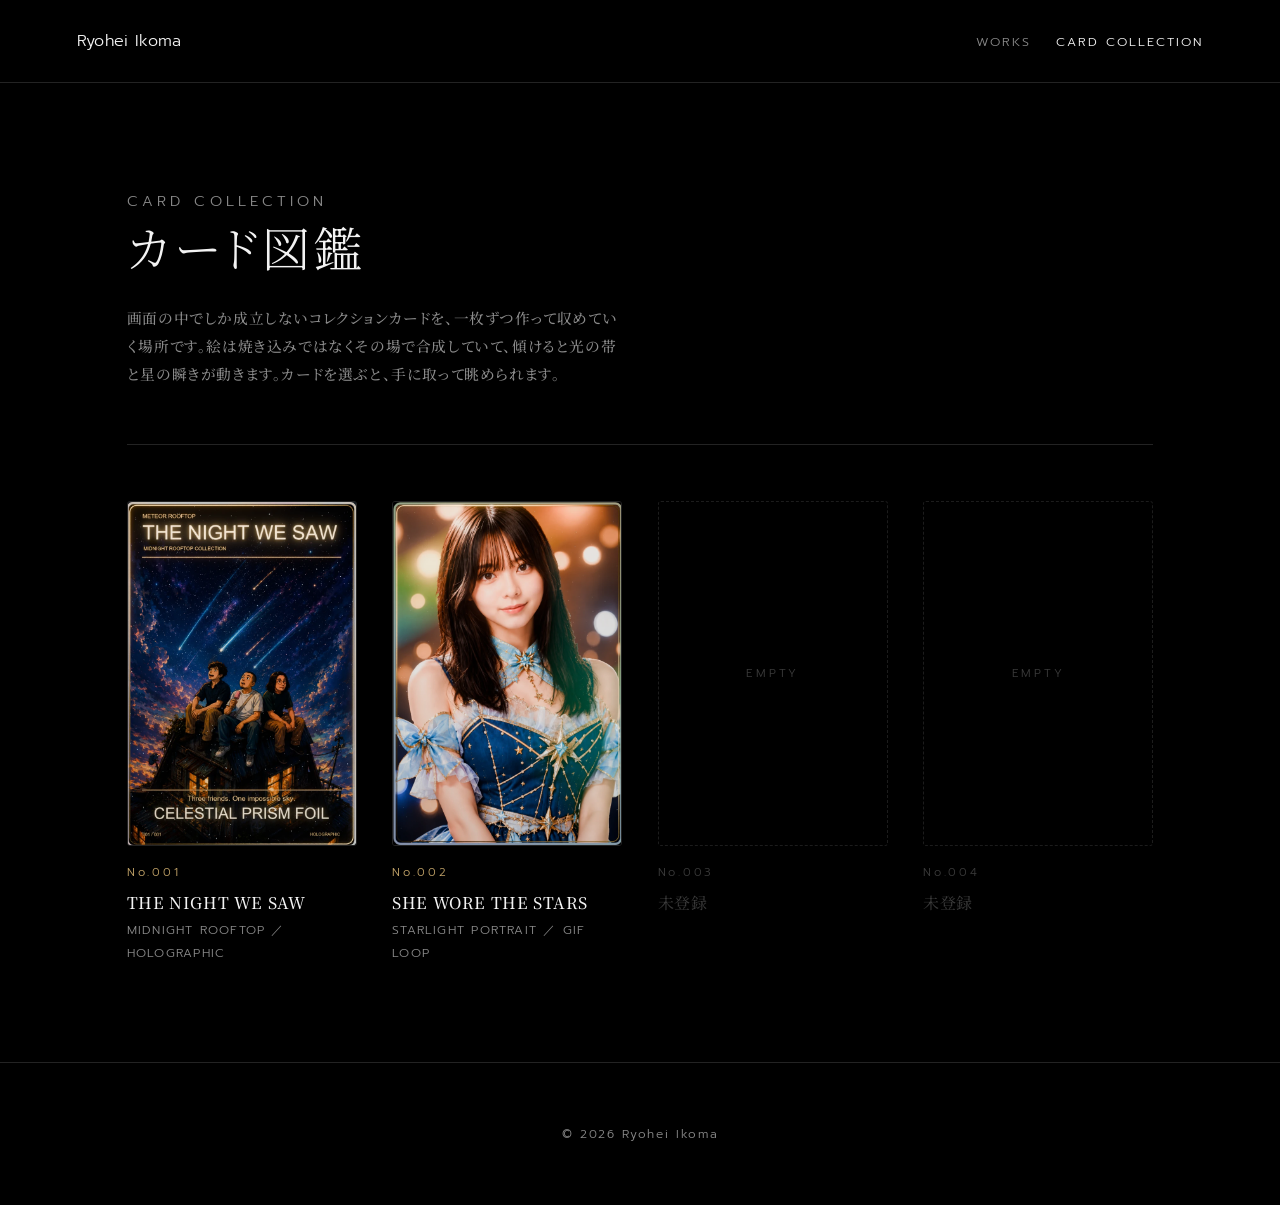
<file: cards/index.html>
<!DOCTYPE html>
<html lang="ja">

<head>
  <meta charset="UTF-8">
  <script defer src="../analytics.js"></script>
  <meta name="viewport" content="width=device-width, initial-scale=1.0">
  <title>Card Collection — カード図鑑 | Ryohei Ikoma</title>
  <meta name="description" content="ブラウザの中で傾けて見るホログラムカードのコレクション。">
  <meta name="theme-color" content="#000000">
  <link rel="icon" href="../icons/favicon.ico" sizes="any">
  <link rel="icon" type="image/png" sizes="32x32" href="../icons/favicon-32x32.png">
  <link rel="apple-touch-icon" href="../icons/apple-touch-icon.png">
  <link rel="preconnect" href="https://fonts.googleapis.com">
  <link rel="preconnect" href="https://fonts.gstatic.com" crossorigin>
  <link
    href="https://fonts.googleapis.com/css2?family=Noto+Serif+JP:wght@200;300;400;500&family=Prompt:wght@100;200;300;400;500&display=swap"
    rel="stylesheet">
  <link rel="stylesheet" href="../style.css">
  <link rel="stylesheet" href="cards.css">
</head>

<body>

  <header class="arch-header">
    <a class="arch-header__home" href="../index.html">Ryohei Ikoma</a>
    <nav class="arch-header__nav">
      <a href="../index.html#works">Works</a>
      <a href="index.html" aria-current="page">Card Collection</a>
    </nav>
  </header>

  <main class="arch-main">

    <div class="arch-lede">
      <p class="arch-eyebrow">Card Collection</p>
      <h1>カード図鑑</h1>
      <p>
画面の中でしか成立しないコレクションカードを、一枚ずつ作って収めていく場所です。絵は焼き込みではなくその場で合成していて、傾けると光の帯と星の瞬きが動きます。カードを選ぶと、手に取って眺められます。
      </p>
    </div>

    <div class="archive-grid">

      <a class="archive-slot" href="meteor-rooftop/index.html">
        <div class="archive-slot__frame">
          <img src="meteor-rooftop/cover.webp" alt="THE NIGHT WE SAW のカード表面" width="720" height="1100"
            loading="lazy">
        </div>
        <span class="archive-slot__no">No.001</span>
        <h2>THE NIGHT WE SAW</h2>
        <p>MIDNIGHT ROOFTOP ／ HOLOGRAPHIC</p>
      </a>

      <a class="archive-slot" href="starlight-portrait/index.html">
        <div class="archive-slot__frame">
          <img src="starlight-portrait/cover.webp" alt="SHE WORE THE STARS のカード表面" width="720" height="1080"
            loading="lazy">
        </div>
        <span class="archive-slot__no">No.002</span>
        <h2>SHE WORE THE STARS</h2>
        <p>STARLIGHT PORTRAIT ／ GIF LOOP</p>
      </a>

      <div class="archive-slot archive-slot--empty">
        <div class="archive-slot__frame"><span>EMPTY</span></div>
        <span class="archive-slot__no">No.003</span>
        <h2>未登録</h2>
      </div>

      <div class="archive-slot archive-slot--empty">
        <div class="archive-slot__frame"><span>EMPTY</span></div>
        <span class="archive-slot__no">No.004</span>
        <h2>未登録</h2>
      </div>

    </div>

  </main>

  <footer class="arch-footer">
    <p>&copy; 2026 Ryohei Ikoma</p>
  </footer>

</body>

</html>
</file>
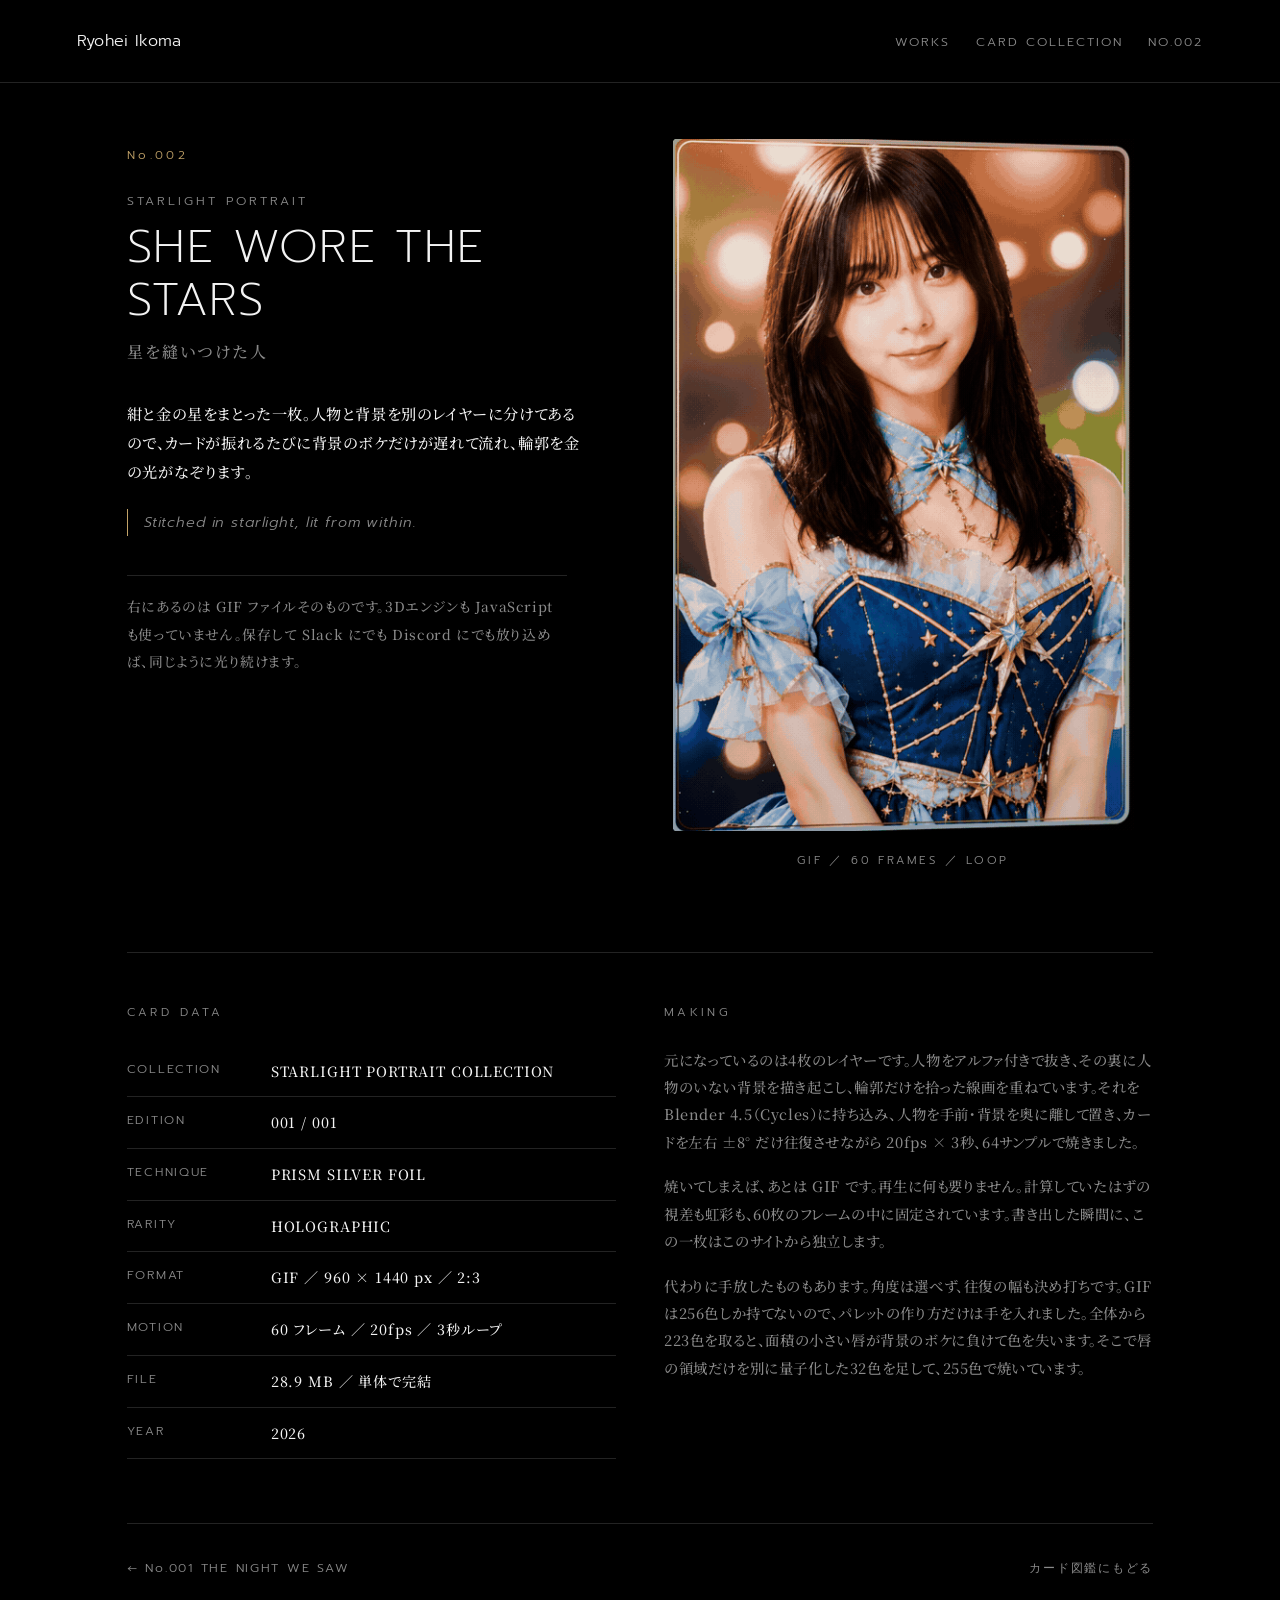
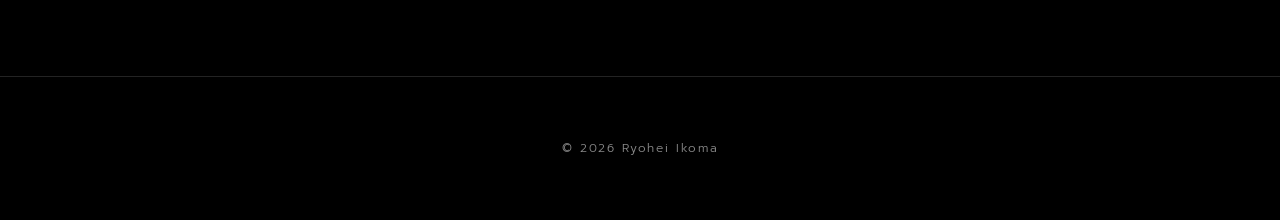
<file: cards/starlight-portrait/index.html>
<!DOCTYPE html>
<html lang="ja">

<head>
  <meta charset="UTF-8">
  <script defer src="../../analytics.js"></script>
  <meta name="viewport" content="width=device-width, initial-scale=1.0">
  <title>SHE WORE THE STARS — カード図鑑 No.002 | Ryohei Ikoma</title>
  <meta name="description" content="カード図鑑 No.002「SHE WORE THE STARS」— GIF 一枚だけで成立するホログラムカード。">
  <meta name="theme-color" content="#000000">
  <link rel="icon" href="../../icons/favicon.ico" sizes="any">
  <link rel="icon" type="image/png" sizes="32x32" href="../../icons/favicon-32x32.png">
  <link rel="apple-touch-icon" href="../../icons/apple-touch-icon.png">
  <link rel="preconnect" href="https://fonts.googleapis.com">
  <link rel="preconnect" href="https://fonts.gstatic.com" crossorigin>
  <link
    href="https://fonts.googleapis.com/css2?family=Noto+Serif+JP:wght@200;300;400;500&family=Prompt:wght@100;200;300;400;500&display=swap"
    rel="stylesheet">
  <link rel="stylesheet" href="../../style.css">
  <link rel="stylesheet" href="../cards.css">
</head>

<body>

  <header class="arch-header">
    <a class="arch-header__home" href="../../index.html">Ryohei Ikoma</a>
    <nav class="arch-header__nav">
      <a href="../../index.html#works">Works</a>
      <a href="../index.html">Card Collection</a>
      <span aria-current="page">No.002</span>
    </nav>
  </header>

  <main class="arch-main">

    <div class="card-page">

      <!-- Info -->
      <section class="card-info">
        <span class="card-no">No.002</span>
        <p class="card-subtitle">STARLIGHT PORTRAIT</p>
        <h1 class="card-title">SHE WORE THE STARS</h1>
        <p class="card-title-ja">星を縫いつけた人</p>

        <p class="card-description">
          紺と金の星をまとった一枚。人物と背景を別のレイヤーに分けてあるので、カードが振れるたびに背景のボケだけが遅れて流れ、輪郭を金の光がなぞります。
        </p>
        <p class="card-tagline">Stitched in starlight, lit from within.</p>

        <p class="card-standalone">
          右にあるのは GIF ファイルそのものです。3Dエンジンも JavaScript も使っていません。保存して Slack にでも
          Discord にでも放り込めば、同じように光り続けます。
        </p>
      </section>

      <!-- The card itself -->
      <section class="card-stage-column" aria-label="ホログラムカード">
        <div class="card-still">
          <img src="./card.gif" alt="SHE WORE THE STARS — 左右に揺れながら虹彩が流れるホログラムカード" width="960" height="1440">
        </div>
        <p class="view-label">GIF ／ 60 FRAMES ／ LOOP</p>
      </section>

    </div>

    <!-- Spec + notes -->
    <div class="card-lower">
      <section class="card-spec">
        <h2>Card Data</h2>
        <dl>
          <div>
            <dt>Collection</dt>
            <dd>STARLIGHT PORTRAIT COLLECTION</dd>
          </div>
          <div>
            <dt>Edition</dt>
            <dd>001 / 001</dd>
          </div>
          <div>
            <dt>Technique</dt>
            <dd>PRISM SILVER FOIL</dd>
          </div>
          <div>
            <dt>Rarity</dt>
            <dd>HOLOGRAPHIC</dd>
          </div>
          <div>
            <dt>Format</dt>
            <dd>GIF ／ 960 × 1440 px ／ 2:3</dd>
          </div>
          <div>
            <dt>Motion</dt>
            <dd>60 フレーム ／ 20fps ／ 3秒ループ</dd>
          </div>
          <div>
            <dt>File</dt>
            <dd>28.9 MB ／ 単体で完結</dd>
          </div>
          <div>
            <dt>Year</dt>
            <dd>2026</dd>
          </div>
        </dl>
      </section>

      <section class="card-notes">
        <h2>Making</h2>
        <p>
          元になっているのは4枚のレイヤーです。人物をアルファ付きで抜き、その裏に人物のいない背景を描き起こし、輪郭だけを拾った線画を重ねています。それを Blender 4.5（Cycles）に持ち込み、人物を手前・背景を奥に離して置き、カードを左右 ±8° だけ往復させながら 20fps × 3秒、64サンプルで焼きました。
        </p>
        <p>
          焼いてしまえば、あとは GIF です。再生に何も要りません。計算していたはずの視差も虹彩も、60枚のフレームの中に固定されています。書き出した瞬間に、この一枚はこのサイトから独立します。
        </p>
        <p>
          代わりに手放したものもあります。角度は選べず、往復の幅も決め打ちです。GIF は256色しか持てないので、パレットの作り方だけは手を入れました。全体から223色を取ると、面積の小さい唇が背景のボケに負けて色を失います。そこで唇の領域だけを別に量子化した32色を足して、255色で焼いています。
        </p>
      </section>
    </div>

    <nav class="card-nav">
      <a href="../meteor-rooftop/index.html">← No.001 THE NIGHT WE SAW</a>
      <a href="../index.html">カード図鑑にもどる</a>
    </nav>

  </main>

  <footer class="arch-footer">
    <p>&copy; 2026 Ryohei Ikoma</p>
  </footer>

</body>

</html>
</file>
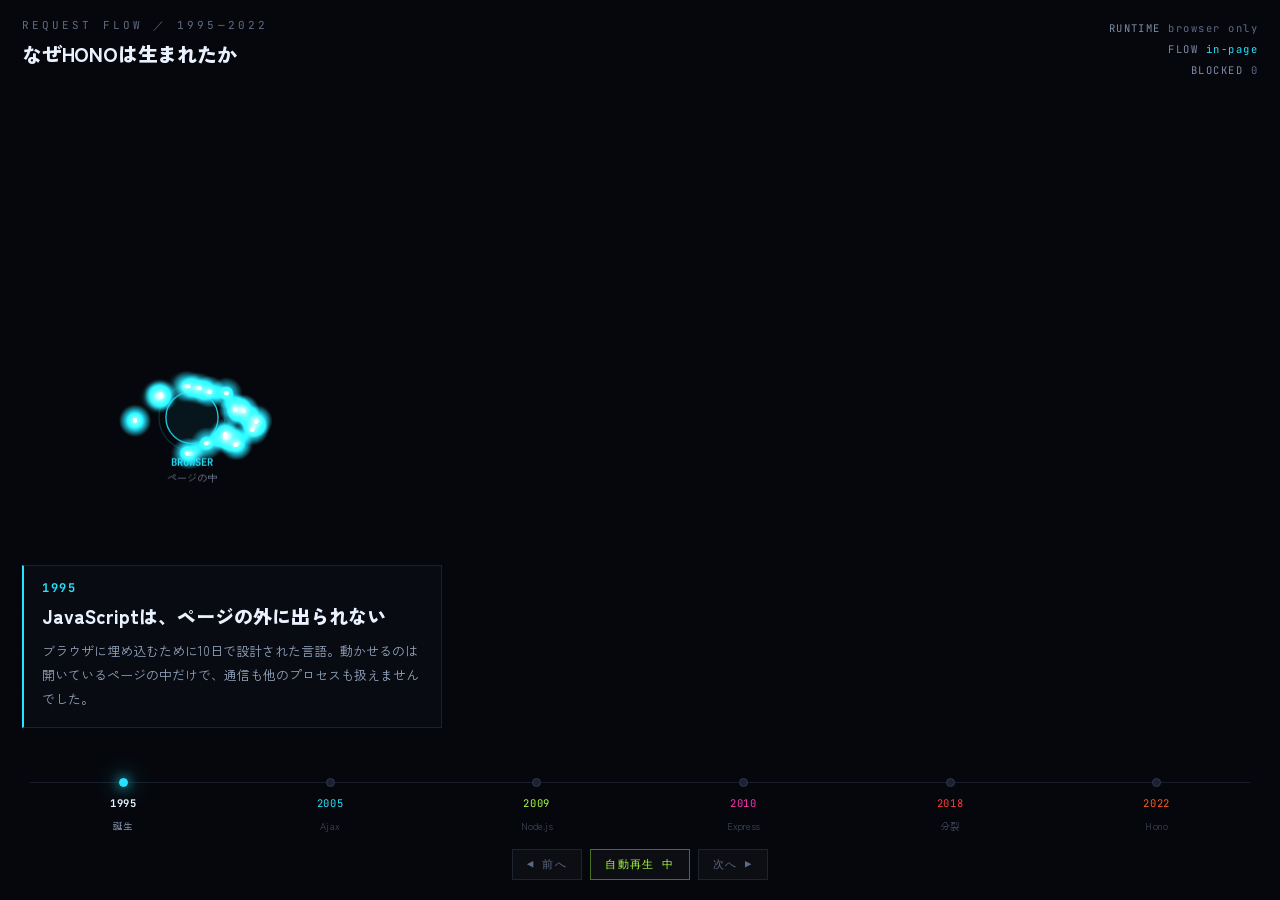
<file: request-flow-hono.html>
<!DOCTYPE html>
<html lang="ja">
<head>
<meta charset="utf-8">
<script defer src="analytics.js"></script>
<meta name="viewport" content="width=device-width, initial-scale=1">
<title>REQUEST FLOW — なぜHonoは生まれたか</title>
<link rel="preconnect" href="https://fonts.googleapis.com">
<link rel="preconnect" href="https://fonts.gstatic.com" crossorigin>
<link href="https://fonts.googleapis.com/css2?family=Zen+Kaku+Gothic+New:wght@400;500;700;900&family=JetBrains+Mono:wght@400;700&display=swap" rel="stylesheet">
<style>
:root{
  --void:#06070C;
  --panel:rgba(12,14,22,.72);
  --line:rgba(120,150,190,.16);
  --dim:#5D6B84;
  --text:#C9D6E8;
  --cyan:#25E4FF;
  --magenta:#FF35B4;
  --lime:#A8FF3E;
  --amber:#FFC53D;
  --fire:#FF5A1F;
  --sans:"Zen Kaku Gothic New",system-ui,sans-serif;
  --mono:"JetBrains Mono",ui-monospace,monospace;
}
*{box-sizing:border-box}
html,body{height:100%}
body{
  margin:0;background:var(--void);color:var(--text);font-family:var(--sans);
  overflow:hidden;-webkit-font-smoothing:antialiased;
}
#app{position:fixed;inset:0;display:grid;grid-template-rows:auto 1fr auto}

/* ---- header ---- */
header{padding:18px 22px 8px;display:flex;justify-content:space-between;align-items:flex-start;gap:16px;z-index:5}
.brand{font-family:var(--mono);font-size:11px;letter-spacing:.28em;color:var(--dim);text-transform:uppercase}
.brand b{display:block;font-family:var(--sans);font-weight:900;font-size:clamp(15px,2.2vw,20px);
  letter-spacing:-.01em;color:#EAF2FF;margin-top:6px}
.hud{font-family:var(--mono);font-size:10.5px;letter-spacing:.14em;color:var(--dim);text-align:right;line-height:2}
.hud i{font-style:normal;color:#7E8DA6}
.hud .live{color:var(--lime)}

/* ---- stage ---- */
.stage{position:relative;min-height:0}
canvas{position:absolute;inset:0;width:100%;height:100%;display:block}
#fx{pointer-events:none}

.readout{
  position:absolute;left:22px;bottom:18px;max-width:min(420px,60vw);
  background:var(--panel);border:1px solid var(--line);border-left:2px solid var(--cyan);
  padding:14px 18px 16px;backdrop-filter:blur(8px);
  transition:border-left-color .5s;
}
.readout .yr{font-family:var(--mono);font-size:12px;font-weight:700;letter-spacing:.14em;color:var(--cyan);transition:color .5s}
.readout h2{margin:6px 0 8px;font-size:clamp(15px,2.2vw,19px);font-weight:900;line-height:1.5;color:#EAF2FF}
.readout p{margin:0;font-size:13px;line-height:1.85;color:#93A3BC}
.readout code{font-family:var(--mono);font-size:11.5px;color:var(--amber);background:rgba(255,197,61,.09);padding:1px 5px}

/* ---- timeline ---- */
footer{padding:10px 22px 20px;z-index:5}
.rail{position:relative;display:flex;justify-content:space-between;align-items:flex-start;
  gap:4px;padding-top:22px}
.rail::before{content:"";position:absolute;top:26px;left:8px;right:8px;height:1px;background:var(--line)}
.stop{position:relative;background:none;border:0;padding:0 2px;cursor:pointer;flex:1;
  font-family:var(--mono);color:var(--dim);display:flex;flex-direction:column;align-items:center;gap:9px}
.stop .dot{width:9px;height:9px;border-radius:50%;background:#1A2130;border:1px solid #2E394D;
  transition:all .35s;z-index:2}
.stop .y{font-size:10.5px;letter-spacing:.06em;transition:color .35s;white-space:nowrap}
.stop .n{font-size:9.5px;letter-spacing:.02em;color:#3F4A5E;transition:color .35s;
  font-family:var(--sans);white-space:nowrap}
.stop:hover .dot{border-color:var(--cyan)}
.stop.on .dot{background:currentColor;border-color:currentColor;box-shadow:0 0 12px currentColor,0 0 26px currentColor}
.stop.on .y{color:#EAF2FF;font-weight:700}
.stop.on .n{color:#8A9AB4}
.stop.past .dot{background:#33415A;border-color:#33415A}
.controls{display:flex;gap:8px;justify-content:center;margin-top:16px}
.controls button{
  font-family:var(--mono);font-size:10.5px;letter-spacing:.14em;text-transform:uppercase;
  background:rgba(255,255,255,.03);color:var(--dim);border:1px solid var(--line);
  padding:7px 14px;cursor:pointer;transition:all .25s}
.controls button:hover{color:#EAF2FF;border-color:rgba(37,228,255,.5)}
.controls button.play.on{color:var(--lime);border-color:rgba(168,255,62,.4)}
:focus-visible{outline:2px solid var(--cyan);outline-offset:3px}

@media (max-width:760px){
  header{padding:14px 14px 6px}
  .hud{display:none}
  .readout{left:14px;right:14px;max-width:none;bottom:12px;padding:12px 14px}
  .readout p{font-size:12px;line-height:1.75}
  footer{padding:8px 12px 14px}
  .stop .n{display:none}
  .stop .y{font-size:9.5px}
}
@media (prefers-reduced-motion:reduce){*{transition-duration:.01ms!important}}
</style>
</head>
<body>
<div id="app">
  <header>
    <div class="brand">Request Flow ／ 1995—2022
      <b>なぜHonoは生まれたか</b>
    </div>
    <div class="hud">
      <div><i>RUNTIME</i> <span id="hudRuntime">browser only</span></div>
      <div><i>FLOW</i> <span id="hudFlow" class="live">—</span></div>
      <div><i>BLOCKED</i> <span id="hudBlocked">0</span></div>
    </div>
  </header>

  <div class="stage" id="stage">
    <canvas id="bg"></canvas>
    <canvas id="fx"></canvas>
    <div class="readout" id="readout">
      <div class="yr" id="roYear">1995</div>
      <h2 id="roTitle"></h2>
      <p id="roDesc"></p>
    </div>
  </div>

  <footer>
    <div class="rail" id="rail"></div>
    <div class="controls">
      <button id="prev">◀ 前へ</button>
      <button id="play" class="play on">自動再生 中</button>
      <button id="next">次へ ▶</button>
    </div>
  </footer>
</div>

<script>
(function(){
"use strict";
var C = {cyan:"#25E4FF", magenta:"#FF35B4", lime:"#A8FF3E", amber:"#FFC53D",
         fire:"#FF5A1F", dim:"#3C4A63", red:"#FF3B3B"};

/* ---------- eras ---------- */
var ERAS = [
 { year:"1995", nav:"誕生", accent:C.cyan,
   title:"JavaScriptは、ページの外に出られない",
   desc:"ブラウザに埋め込むために10日で設計された言語。動かせるのは開いているページの中だけで、通信も他のプロセスも扱えませんでした。",
   nodes:[{id:"client",on:1,color:C.cyan,label:"BROWSER",sub:"ページの中"}],
   orbit:{node:"client",color:C.cyan,rate:9,speed:.5},
   edges:[], runtime:"browser only", flow:"in-page" },

 { year:"2005", nav:"Ajax", accent:C.cyan,
   title:"通信はできる。ただし受け取る側はJSではない",
   desc:"XMLHttpRequest でページを読み込み直さずにサーバーを叩けるように。JavaScript は「送る側」になりましたが、返す側は PHP や Java のままです。",
   nodes:[{id:"client",on:1,color:C.cyan,label:"BROWSER",sub:"JavaScript"},
          {id:"srv",on:.45,color:C.dim,label:"SERVER",sub:"PHP / Java / Ruby"}],
   edges:[{from:"client",to:"srv",color:C.cyan,rate:2.4,speed:.36},
          {from:"srv",to:"client",color:C.dim,rate:2.4,speed:.36}],
   runtime:"browser only", flow:"XHR" },

 { year:"2009", nav:"Node.js", accent:C.lime,
   title:"V8をブラウザから引きはがす",
   desc:"Chrome の JS エンジンを単体で動かし、ファイルとネットワークの API を足したものが Node.js。ここで JavaScript は受け取る側にもなりました。",
   nodes:[{id:"client",on:1,color:C.cyan,label:"BROWSER",sub:"JavaScript"},
          {id:"srv",on:1,color:C.lime,label:"NODE.JS",sub:"JavaScript"}],
   edges:[{from:"client",to:"srv",color:C.cyan,rate:4,speed:.5},
          {from:"srv",to:"client",color:C.lime,rate:4,speed:.5}],
   runtime:"browser + server", flow:"http.createServer" },

 { year:"2010", nav:"Express", accent:C.magenta,
   title:"Nodeの方言の上に、10年分の資産が積み上がる",
   desc:"ミドルウェアを直列に通す型を決めた Express がデファクトに。同時にエコシステム全体が req / res という Node 固有の形へ固定されていきます。",
   nodes:[{id:"client",on:1,color:C.cyan,label:"BROWSER",sub:"JavaScript"},
          {id:"srv",on:1,color:C.magenta,label:"EXPRESS",sub:"req / res（Node方言）"}],
   edges:[{from:"client",to:"srv",color:C.magenta,rate:6,speed:.52,gates:["logger","auth","router"]},
          {from:"srv",to:"client",color:C.lime,rate:6,speed:.52}],
   runtime:"node only", flow:"middleware chain" },

 { year:"2018", nav:"分裂", accent:C.red,
   title:"実行環境が、Nodeだけではなくなる",
   desc:"Cloudflare Workers・Deno・Bun が登場。Workers はブラウザと同じ Request / Response を採用しました。Node 前提のコードは、そこで止まります。",
   nodes:[{id:"client",on:1,color:C.cyan,label:"BROWSER",sub:"JavaScript"},
          {id:"w",on:1,color:C.amber,label:"WORKERS",sub:"Web標準API"},
          {id:"d",on:1,color:C.amber,label:"DENO / BUN",sub:"Web標準API"},
          {id:"n",on:1,color:C.magenta,label:"NODE.JS",sub:"Node独自API"}],
   edges:[{from:"client",to:"w",color:C.magenta,rate:5,speed:.5,blocked:.74},
          {from:"client",to:"d",color:C.magenta,rate:5,speed:.5,blocked:.74},
          {from:"client",to:"n",color:C.magenta,rate:5,speed:.5}],
   runtime:"node / workers / deno / bun", flow:"express — 移植が必要" },

 { year:"2022", nav:"Hono", accent:C.fire,
   title:"Web標準だけを前提にすると、全部で流れる",
   desc:"Hono の前提はひとつ。Request を受け取って Response を返す関数であること。Node 固有 API に依存しないので、同じコードがどのランタイムでも動きます。",
   nodes:[{id:"client",on:1,color:C.cyan,label:"BROWSER",sub:"Request / Response"},
          {id:"w",on:1,color:C.fire,label:"WORKERS",sub:"同じコード"},
          {id:"d",on:1,color:C.fire,label:"DENO / BUN",sub:"同じコード"},
          {id:"n",on:1,color:C.fire,label:"NODE.JS",sub:"同じコード"}],
   edges:[{from:"client",to:"w",color:C.fire,rate:11,speed:.9},
          {from:"client",to:"d",color:C.fire,rate:11,speed:.9},
          {from:"client",to:"n",color:C.fire,rate:11,speed:.9},
          {from:"w",to:"client",color:C.fire,rate:5,speed:.9},
          {from:"d",to:"client",color:C.fire,rate:5,speed:.9},
          {from:"n",to:"client",color:C.fire,rate:5,speed:.9}],
   runtime:"どこでも", flow:"Request → Response" }
];

/* ---------- setup ---------- */
var stage=document.getElementById("stage"),
    bg=document.getElementById("bg"), fx=document.getElementById("fx"),
    bctx=bg.getContext("2d"), fctx=fx.getContext("2d"),
    W=0,H=0,DPR=1,narrow=false;

function resize(){
  var r=stage.getBoundingClientRect();
  DPR=Math.min(window.devicePixelRatio||1,2);
  W=r.width; H=r.height; narrow=W<760;
  [bg,fx].forEach(function(c){
    c.width=Math.round(W*DPR); c.height=Math.round(H*DPR);
    c.getContext("2d").setTransform(DPR,0,0,DPR,0,0);
  });
  layout();
}

var POS={};
function layout(){
  if(narrow){
    POS={client:[.5,.12], srv:[.5,.36], w:[.2,.58], d:[.5,.58], n:[.8,.58]};
  } else {
    POS={client:[.15,.5], srv:[.5,.5], w:[.84,.2], d:[.84,.5], n:[.84,.8]};
  }
}
function px(id){ var p=POS[id]||[.5,.5]; return {x:p[0]*W, y:p[1]*H}; }

/* glow sprite cache */
var sprites={};
function sprite(color){
  if(sprites[color]) return sprites[color];
  var s=document.createElement("canvas"), R=32; s.width=s.height=R*2;
  var g=s.getContext("2d"), grd=g.createRadialGradient(R,R,0,R,R,R);
  grd.addColorStop(0,color); grd.addColorStop(.22,color);
  grd.addColorStop(.45,hexA(color,.35)); grd.addColorStop(1,hexA(color,0));
  g.fillStyle=grd; g.beginPath(); g.arc(R,R,R,0,7); g.fill();
  sprites[color]=s; return s;
}
function hexA(h,a){
  var n=parseInt(h.slice(1),16);
  return "rgba("+(n>>16&255)+","+(n>>8&255)+","+(n&255)+","+a+")";
}

/* ---------- state ---------- */
var idx=0, era=ERAS[0], parts=[], blast=[], blockedCount=0, playing=true, lastSwitch=0;

function edgePath(e){
  var a=px(e.from), b=px(e.to);
  var mx=(a.x+b.x)/2, my=(a.y+b.y)/2;
  var dx=b.x-a.x, dy=b.y-a.y, len=Math.hypot(dx,dy)||1;
  var bow=(e.to==="w"||e.to==="n"||e.from==="w"||e.from==="n")?len*0.10:0;
  var sign=(e.to==="w"||e.from==="w")?-1:1;
  return {a:a,b:b,c:{x:mx - dy/len*bow*sign, y:my + dx/len*bow*sign}};
}
function ptOn(p,t){
  var u=1-t;
  return {x:u*u*p.a.x+2*u*t*p.c.x+t*t*p.b.x, y:u*u*p.a.y+2*u*t*p.c.y+t*t*p.b.y};
}

function setEra(i,manual){
  idx=(i+ERAS.length)%ERAS.length; era=ERAS[idx];
  parts=[]; blast=[]; blockedCount=0; lastSwitch=performance.now();
  document.getElementById("roYear").textContent=era.year;
  document.getElementById("roTitle").textContent=era.title;
  document.getElementById("roDesc").textContent=era.desc;
  document.getElementById("readout").style.borderLeftColor=era.accent;
  document.getElementById("roYear").style.color=era.accent;
  document.getElementById("hudRuntime").textContent=era.runtime;
  document.getElementById("hudFlow").textContent=era.flow;
  document.getElementById("hudFlow").style.color=era.accent;
  [].forEach.call(document.querySelectorAll(".stop"),function(el,k){
    el.classList.toggle("on",k===idx);
    el.classList.toggle("past",k<idx);
    el.style.color=ERAS[k].accent;
  });
  if(manual) setPlaying(false);
}

/* ---------- rail ---------- */
var rail=document.getElementById("rail");
ERAS.forEach(function(e,k){
  var b=document.createElement("button");
  b.className="stop"; b.type="button";
  b.innerHTML='<span class="dot"></span><span class="y">'+e.year+'</span><span class="n">'+e.nav+'</span>';
  b.addEventListener("click",function(){ setEra(k,true); });
  rail.appendChild(b);
});
document.getElementById("prev").addEventListener("click",function(){setEra(idx-1,true)});
document.getElementById("next").addEventListener("click",function(){setEra(idx+1,true)});
var playBtn=document.getElementById("play");
function setPlaying(v){
  playing=v; playBtn.classList.toggle("on",v);
  playBtn.textContent = v ? "自動再生 中" : "自動再生 停止";
  if(v) lastSwitch=performance.now();
}
playBtn.addEventListener("click",function(){ setPlaying(!playing); });
window.addEventListener("keydown",function(ev){
  if(ev.key==="ArrowRight"){setEra(idx+1,true)}
  if(ev.key==="ArrowLeft"){setEra(idx-1,true)}
  if(ev.key===" "){ev.preventDefault();setPlaying(!playing)}
});

/* ---------- draw background ---------- */
function drawBg(t){
  bctx.clearRect(0,0,W,H);
  // grid
  bctx.fillStyle="rgba(120,150,190,.055)";
  var g=narrow?34:42;
  for(var x=g/2;x<W;x+=g) for(var y=g/2;y<H;y+=g) bctx.fillRect(x,y,1,1);

  // edges
  era.edges.forEach(function(e){
    var p=edgePath(e);
    bctx.save();
    bctx.strokeStyle=hexA(e.color,.16); bctx.lineWidth=1;
    bctx.setLineDash([4,6]); bctx.lineDashOffset=-t*0.02;
    bctx.beginPath(); bctx.moveTo(p.a.x,p.a.y);
    bctx.quadraticCurveTo(p.c.x,p.c.y,p.b.x,p.b.y); bctx.stroke();
    bctx.restore();

    if(e.gates) e.gates.forEach(function(name,i){
      var q=ptOn(p,.3+i*.2);
      bctx.save(); bctx.translate(q.x,q.y); bctx.rotate(Math.PI/4);
      bctx.strokeStyle=hexA(e.color,.5); bctx.lineWidth=1;
      bctx.strokeRect(-5,-5,10,10); bctx.restore();
      if(!narrow){
        bctx.font="9px 'JetBrains Mono',monospace"; bctx.fillStyle=hexA(e.color,.45);
        bctx.textAlign="center"; bctx.fillText(name, q.x, q.y-14);
      }
    });

    if(e.blocked){
      var q=ptOn(p,e.blocked), pu=(Math.sin(t/220)+1)/2;
      bctx.save(); bctx.translate(q.x,q.y);
      bctx.strokeStyle=hexA(C.red,.45+pu*.4); bctx.lineWidth=2;
      bctx.beginPath(); bctx.moveTo(-7,-7); bctx.lineTo(7,7);
      bctx.moveTo(7,-7); bctx.lineTo(-7,7); bctx.stroke(); bctx.restore();
    }
  });

  // nodes
  era.nodes.forEach(function(n){
    var q=px(n.id), r=narrow?20:26, pulse=1+Math.sin(t/700+q.x)*.03;
    bctx.save();
    bctx.globalAlpha=n.on;
    bctx.strokeStyle=hexA(n.color,.85); bctx.lineWidth=1.4;
    bctx.beginPath(); bctx.arc(q.x,q.y,r*pulse,0,7); bctx.stroke();
    bctx.strokeStyle=hexA(n.color,.18);
    bctx.beginPath(); bctx.arc(q.x,q.y,r*pulse+7,0,7); bctx.stroke();
    bctx.fillStyle=hexA(n.color,.07);
    bctx.beginPath(); bctx.arc(q.x,q.y,r*pulse,0,7); bctx.fill();

    bctx.textAlign="center";
    bctx.font="700 "+(narrow?9:10.5)+"px 'JetBrains Mono',monospace";
    bctx.fillStyle=hexA(n.color,.95);
    bctx.fillText(n.label, q.x, q.y+r+(narrow?17:22));
    bctx.font=(narrow?9:10)+"px 'Zen Kaku Gothic New',sans-serif";
    bctx.fillStyle="rgba(147,163,188,.75)";
    bctx.fillText(n.sub, q.x, q.y+r+(narrow?30:38));
    bctx.restore();
  });
}

/* ---------- particles ---------- */
function spawn(dt,t){
  era.edges.forEach(function(e){
    e._acc=(e._acc||0)+e.rate*dt;
    while(e._acc>=1){ e._acc-=1; parts.push({e:e,t:0,v:e.speed*(.85+Math.random()*.3)}); }
  });
  if(era.orbit){
    var o=era.orbit; o._acc=(o._acc||0)+o.rate*dt;
    while(o._acc>=1){ o._acc-=1;
      parts.push({orbit:true,color:o.color,a:Math.random()*7,
                  r:(narrow?32:44)+Math.random()*(narrow?16:26),
                  v:o.speed*(.6+Math.random()*.8),life:1}); }
  }
}
function update(dt){
  for(var i=parts.length-1;i>=0;i--){
    var p=parts[i];
    if(p.orbit){
      p.a+=p.v*dt; p.life-=dt*.22;
      if(p.life<=0) parts.splice(i,1);
      continue;
    }
    p.t+=p.v*dt;
    if(p.e.blocked && p.t>=p.e.blocked){
      var path=edgePath(p.e), q=ptOn(path,p.e.blocked);
      blast.push({x:q.x,y:q.y,life:1});
      blockedCount++; parts.splice(i,1); continue;
    }
    if(p.t>=1) parts.splice(i,1);
  }
  for(var j=blast.length-1;j>=0;j--){
    blast[j].life-=dt*2.2; if(blast[j].life<=0) blast.splice(j,1);
  }
}
function drawFx(){
  fctx.globalCompositeOperation="destination-out";
  fctx.fillStyle="rgba(0,0,0,.26)"; fctx.fillRect(0,0,W,H);
  fctx.globalCompositeOperation="lighter";

  parts.forEach(function(p){
    var x,y,color,alpha=1,size=1;
    if(p.orbit){
      var c=px("client");
      x=c.x+Math.cos(p.a)*p.r; y=c.y+Math.sin(p.a)*p.r*(narrow?.5:.55);
      color=p.color; alpha=Math.max(0,p.life); size=.85;
    } else {
      var q=ptOn(edgePath(p.e),p.t);
      x=q.x; y=q.y; color=p.e.color;
      alpha=Math.min(1,Math.sin(Math.min(p.t,1)*Math.PI)*2.4);
    }
    var s=sprite(color), R=(narrow?15:19)*size;
    fctx.globalAlpha=alpha*.9;
    fctx.drawImage(s,x-R,y-R,R*2,R*2);
    fctx.globalAlpha=alpha;
    fctx.fillStyle="#FFFFFF";
    fctx.beginPath(); fctx.arc(x,y,narrow?1.5:1.9,0,7); fctx.fill();
  });

  blast.forEach(function(b){
    var s=sprite(C.red), R=(1-b.life)*34+8;
    fctx.globalAlpha=b.life*.8;
    fctx.drawImage(s,b.x-R,b.y-R,R*2,R*2);
  });
  fctx.globalAlpha=1;
}

/* ---------- loop ---------- */
var last=performance.now(), hudT=0;
function frame(now){
  var dt=Math.min((now-last)/1000,.05); last=now;
  spawn(dt,now); update(dt); drawBg(now); drawFx();
  hudT+=dt;
  if(hudT>.2){ hudT=0; document.getElementById("hudBlocked").textContent=blockedCount; }
  if(playing && now-lastSwitch>7000) setEra(idx+1);
  requestAnimationFrame(frame);
}

window.addEventListener("resize",resize);
resize(); setEra(0); requestAnimationFrame(frame);
})();
</script>
</body>
</html>
</file>
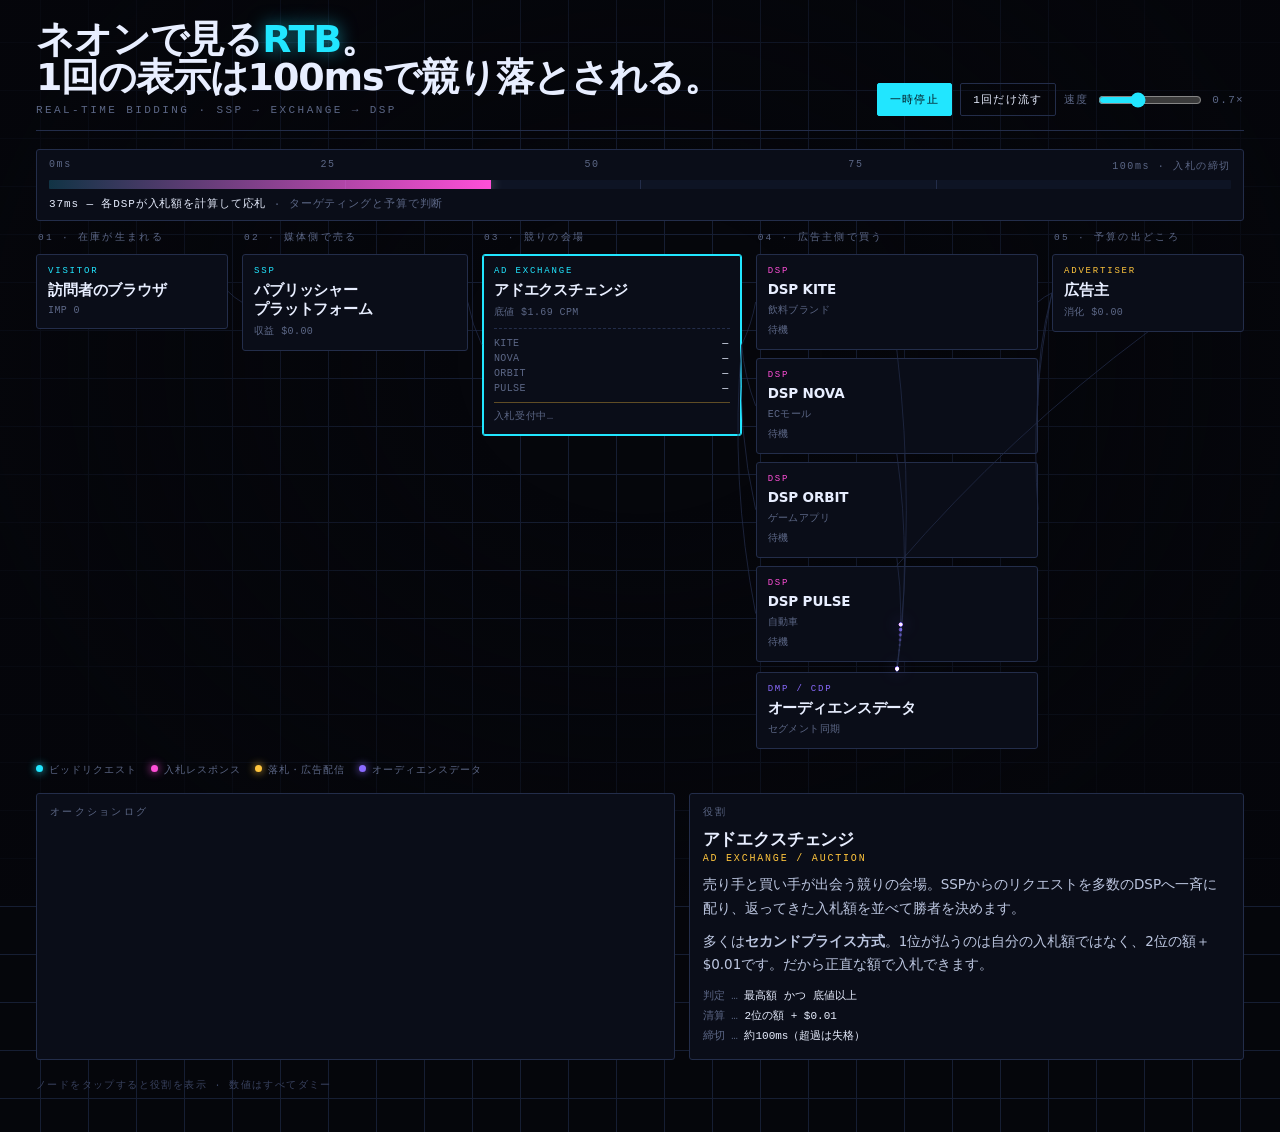
<file: rtb-neon-flow.html>
<!DOCTYPE html>
<html lang="ja">
<head>
<meta charset="utf-8">
<script defer src="analytics.js"></script>
<meta name="viewport" content="width=device-width, initial-scale=1, viewport-fit=cover">
<title>RTB FLOW — 100msの広告オークション</title>
<link rel="icon" href="icons/favicon.ico" sizes="any">
<link rel="icon" type="image/png" sizes="32x32" href="icons/favicon-32x32.png">
<link rel="apple-touch-icon" href="icons/apple-touch-icon.png">
<style>
  :root{
    --void:#05060B;
    --panel:#0A0D18;
    --grid:#161E33;
    --edge:#232D4A;
    --req:#21E6FF;   /* ビッドリクエスト */
    --bid:#FF4FD8;   /* 入札レスポンス */
    --win:#FFC53D;   /* 落札・配信 */
    --data:#8B6BFF;  /* オーディエンスデータ */
    --dim:#5C6786;
    --ink:#E8EEFF;
    --mono: ui-monospace, SFMono-Regular, Menlo, Consolas, "Courier New", monospace;
    --sans: system-ui, -apple-system, "Hiragino Sans", "Hiragino Kaku Gothic ProN", "Yu Gothic", Meiryo, sans-serif;
  }
  *{box-sizing:border-box}
  html,body{margin:0;height:100%}
  body{
    background:var(--void);
    color:var(--ink);
    font-family:var(--sans);
    -webkit-font-smoothing:antialiased;
    background-image:
      linear-gradient(var(--grid) 1px, transparent 1px),
      linear-gradient(90deg, var(--grid) 1px, transparent 1px);
    background-size:48px 48px;
    background-position:center;
    overflow-x:hidden;
  }
  body::before{
    content:"";position:fixed;inset:0;pointer-events:none;
    background:radial-gradient(ellipse at 50% 40%, transparent 20%, rgba(5,6,11,.85) 75%);
  }
  .wrap{position:relative;max-width:1240px;margin:0 auto;padding:20px 16px 40px;min-height:100%}

  /* ── ヘッダー ── */
  header{display:flex;flex-wrap:wrap;gap:14px;align-items:flex-end;justify-content:space-between;padding-bottom:14px;border-bottom:1px solid var(--edge)}
  h1{
    margin:0;font-size:clamp(22px,4.4vw,38px);font-weight:900;letter-spacing:-.03em;line-height:1;
  }
  h1 em{font-style:normal;color:var(--req);text-shadow:0 0 18px rgba(33,230,255,.55)}
  .sub{margin:8px 0 0;font-family:var(--mono);font-size:11px;letter-spacing:.22em;color:var(--dim);text-transform:uppercase}
  .controls{display:flex;gap:8px;align-items:center;flex-wrap:wrap}
  button{
    font-family:var(--mono);font-size:11px;letter-spacing:.12em;text-transform:uppercase;
    background:transparent;color:var(--ink);border:1px solid var(--edge);border-radius:2px;
    padding:8px 12px;cursor:pointer;transition:.15s;
  }
  button:hover{border-color:var(--req);color:var(--req)}
  button:focus-visible{outline:2px solid var(--req);outline-offset:2px}
  button[aria-pressed="true"]{background:var(--req);color:#03121a;border-color:var(--req)}
  .speed{display:flex;align-items:center;gap:8px;font-family:var(--mono);font-size:11px;color:var(--dim);letter-spacing:.12em}
  input[type=range]{width:104px;accent-color:var(--req);background:transparent}

  /* ── タイムルーラー ── */
  .ruler{margin:18px 0 6px;border:1px solid var(--edge);background:var(--panel);border-radius:3px;padding:9px 12px}
  .ruler-top{display:flex;justify-content:space-between;font-family:var(--mono);font-size:10px;letter-spacing:.16em;color:var(--dim)}
  .track{position:relative;height:9px;margin-top:7px;background:#0E1424;border-radius:1px;overflow:hidden}
  .track i{position:absolute;top:0;bottom:0;left:0;width:0;display:block}
  .tick{position:absolute;top:0;bottom:0;width:1px;background:var(--edge)}
  .phase-label{margin-top:7px;font-family:var(--mono);font-size:11px;color:var(--ink);letter-spacing:.08em;min-height:15px}
  .phase-label span{color:var(--dim)}

  /* ── ステージ ── */
  .stage{position:relative;margin-top:10px;display:grid;gap:14px;
    grid-template-columns:0.85fr 1fr 1.15fr 1.25fr 0.85fr;align-items:start}
  canvas{position:absolute;inset:0;width:100%;height:100%;pointer-events:none;z-index:3}
  .lane{display:flex;flex-direction:column;gap:10px;min-width:0}
  .lane-tag{font-family:var(--mono);font-size:9.5px;letter-spacing:.24em;color:var(--dim);text-transform:uppercase;padding-left:2px}

  .node{
    position:relative;z-index:2;background:var(--panel);border:1px solid var(--edge);border-radius:3px;
    padding:11px 11px 12px;cursor:pointer;transition:border-color .2s, box-shadow .2s, transform .2s;
    text-align:left;width:100%;font-family:var(--sans);color:inherit;
  }
  .node:hover,.node:focus-visible{border-color:var(--accent,var(--req));box-shadow:0 0 22px -6px var(--accent,var(--req));outline:none}
  .node.sel{border-color:var(--accent,var(--req));box-shadow:0 0 0 1px var(--accent,var(--req)) inset}
  .node .role{font-family:var(--mono);font-size:9px;letter-spacing:.2em;color:var(--accent,var(--dim));text-transform:uppercase}
  .node .name{font-size:15px;font-weight:800;letter-spacing:-.01em;margin-top:5px;line-height:1.25}
  .node .meta{font-family:var(--mono);font-size:10px;color:var(--dim);margin-top:5px;letter-spacing:.04em}
  .node.pulse{animation:pop .45s ease-out}
  @keyframes pop{0%{transform:scale(1)}35%{transform:scale(1.035)}100%{transform:scale(1)}}
  .node.pulse::after{content:"";position:absolute;inset:-1px;border-radius:3px;border:1px solid var(--accent);animation:fadeout .45s ease-out forwards;pointer-events:none}
  @keyframes fadeout{from{opacity:.9}to{opacity:0}}

  .dsp-grid{display:flex;flex-direction:column;gap:8px}
  .dsp .name{font-size:13.5px}
  .bidchip{font-family:var(--mono);font-size:10px;letter-spacing:.04em;margin-top:6px;color:var(--dim);min-height:13px}
  .bidchip.b{color:var(--bid)} .bidchip.w{color:var(--win)} .bidchip.t{color:#FF5F5F}

  /* 価格ラダー（シグネチャ） */
  .ladder{margin-top:9px;border-top:1px dashed var(--edge);padding-top:9px}
  .lrow{display:grid;grid-template-columns:52px 1fr 44px;gap:7px;align-items:center;margin-bottom:4px;font-family:var(--mono);font-size:10px}
  .lrow b{font-weight:500;color:var(--dim);letter-spacing:.04em;white-space:nowrap;overflow:hidden;text-overflow:ellipsis}
  .lbar{height:7px;background:linear-gradient(90deg,rgba(255,79,216,.75),rgba(255,79,216,.15));border-radius:1px;transition:width .25s}
  .lrow.win .lbar{background:linear-gradient(90deg,var(--win),rgba(255,197,61,.2));box-shadow:0 0 12px -2px var(--win)}
  .lrow.win b{color:var(--win)}
  .lrow.out .lbar{background:#2A3350}.lrow.out b,.lrow.out i{color:#3E4767}
  .lrow i{font-style:normal;text-align:right;color:var(--ink)}
  .clear{font-family:var(--mono);font-size:10px;color:var(--win);letter-spacing:.06em;margin-top:8px;border-top:1px solid rgba(255,197,61,.35);padding-top:6px}
  .clear span{color:var(--dim)}

  /* ── 下部パネル ── */
  .panels{display:grid;grid-template-columns:1.15fr 1fr;gap:14px;margin-top:16px}
  .panel{background:var(--panel);border:1px solid var(--edge);border-radius:3px;padding:12px 13px;min-width:0}
  .panel h2{margin:0 0 9px;font-family:var(--mono);font-size:9.5px;letter-spacing:.24em;color:var(--dim);text-transform:uppercase;font-weight:500}
  .log{font-family:var(--mono);font-size:11px;line-height:1.75;height:172px;overflow:hidden;color:var(--dim)}
  .log div{white-space:nowrap;overflow:hidden;text-overflow:ellipsis;border-bottom:1px solid rgba(35,45,74,.4);padding-bottom:1px}
  .log .w{color:var(--win)} .log .id{color:var(--req)} .log .ms{color:var(--bid)}
  .explain .title{font-size:17px;font-weight:800;letter-spacing:-.01em;margin-bottom:2px}
  .explain .en{font-family:var(--mono);font-size:10px;letter-spacing:.18em;color:var(--accent,var(--dim));text-transform:uppercase;margin-bottom:9px}
  .explain p{margin:0 0 9px;font-size:13.5px;line-height:1.75;color:#BCC6E0}
  .explain .kv{font-family:var(--mono);font-size:11px;color:var(--dim);line-height:1.85}
  .explain .kv b{color:var(--ink);font-weight:500}

  .legend{display:flex;flex-wrap:wrap;gap:14px;margin-top:14px;font-family:var(--mono);font-size:10px;letter-spacing:.1em;color:var(--dim)}
  .legend i{display:inline-block;width:7px;height:7px;border-radius:50%;margin-right:6px;vertical-align:1px}
  footer{margin-top:18px;font-family:var(--mono);font-size:10px;letter-spacing:.14em;color:#39425F;text-transform:uppercase}

  @media (max-width:860px){
    .stage{grid-template-columns:1fr 1fr;gap:12px}
    .lane-adv{grid-column:span 2}
    .panels{grid-template-columns:1fr}
    .log{height:132px}
  }
  @media (max-width:560px){
    .stage{grid-template-columns:1fr}
    .lane-adv{grid-column:auto}
    .dsp-grid{display:grid;grid-template-columns:1fr 1fr;gap:8px}
  }
</style>
</head>
<body>
<div class="wrap">

  <header>
    <div>
      <h1>ネオンで見る<em>RTB</em>。<br>1回の表示は100msで競り落とされる。</h1>
      <p class="sub">Real-Time Bidding · SSP → Exchange → DSP</p>
    </div>
    <div class="controls">
      <button id="play" aria-pressed="true">一時停止</button>
      <button id="step">1回だけ流す</button>
      <div class="speed">
        <label for="sp">速度</label>
        <input id="sp" type="range" min="0.2" max="1.6" step="0.1" value="0.7">
        <span id="spv">0.7×</span>
      </div>
    </div>
  </header>

  <div class="ruler">
    <div class="ruler-top"><span>0ms</span><span>25</span><span>50</span><span>75</span><span>100ms · 入札の締切</span></div>
    <div class="track" id="track">
      <div class="tick" style="left:25%"></div><div class="tick" style="left:50%"></div><div class="tick" style="left:75%"></div>
    </div>
    <div class="phase-label" id="phase"><span>待機中</span></div>
  </div>

  <div class="stage" id="stage">
    <canvas id="wire"></canvas>

    <div class="lane">
      <div class="lane-tag">01 · 在庫が生まれる</div>
      <button class="node" data-key="user" style="--accent:var(--req)">
        <div class="role">Visitor</div>
        <div class="name">訪問者のブラウザ</div>
        <div class="meta" id="m-user">imp 0</div>
      </button>
    </div>

    <div class="lane">
      <div class="lane-tag">02 · 媒体側で売る</div>
      <button class="node" data-key="ssp" style="--accent:var(--req)">
        <div class="role">SSP</div>
        <div class="name">パブリッシャー<br>プラットフォーム</div>
        <div class="meta" id="m-ssp">収益 $0.00</div>
      </button>
    </div>

    <div class="lane">
      <div class="lane-tag">03 · 競りの会場</div>
      <button class="node" data-key="exch" style="--accent:var(--win)">
        <div class="role">Ad Exchange</div>
        <div class="name">アドエクスチェンジ</div>
        <div class="meta" id="m-exch">底値 $1.20 CPM</div>
        <div class="ladder" id="ladder"></div>
        <div class="clear" id="clear"><span>清算価格 —</span></div>
      </button>
    </div>

    <div class="lane">
      <div class="lane-tag">04 · 広告主側で買う</div>
      <div class="dsp-grid" id="dsps"></div>
      <button class="node" data-key="dmp" style="--accent:var(--data)">
        <div class="role">DMP / CDP</div>
        <div class="name">オーディエンスデータ</div>
        <div class="meta">セグメント同期</div>
      </button>
    </div>

    <div class="lane lane-adv">
      <div class="lane-tag">05 · 予算の出どころ</div>
      <button class="node" data-key="adv" style="--accent:var(--win)">
        <div class="role">Advertiser</div>
        <div class="name">広告主</div>
        <div class="meta" id="m-adv">消化 $0.00</div>
      </button>
    </div>
  </div>

  <div class="legend">
    <span><i style="background:var(--req);box-shadow:0 0 8px var(--req)"></i>ビッドリクエスト</span>
    <span><i style="background:var(--bid);box-shadow:0 0 8px var(--bid)"></i>入札レスポンス</span>
    <span><i style="background:var(--win);box-shadow:0 0 8px var(--win)"></i>落札・広告配信</span>
    <span><i style="background:var(--data);box-shadow:0 0 8px var(--data)"></i>オーディエンスデータ</span>
  </div>

  <div class="panels">
    <div class="panel">
      <h2>オークションログ</h2>
      <div class="log" id="log"></div>
    </div>
    <div class="panel explain" id="explain"></div>
  </div>

  <footer>ノードをタップすると役割を表示 · 数値はすべてダミー</footer>
</div>

<script>
(()=>{
const $=s=>document.querySelector(s), $$=s=>[...document.querySelectorAll(s)];
const reduce = matchMedia('(prefers-reduced-motion: reduce)').matches;

/* ───────── データ ───────── */
const DSPS=[
  {id:'dsp0',name:'DSP Kite',   adv:'飲料ブランド'},
  {id:'dsp1',name:'DSP Nova',   adv:'ECモール'},
  {id:'dsp2',name:'DSP Orbit',  adv:'ゲームアプリ'},
  {id:'dsp3',name:'DSP Pulse',  adv:'自動車'},
];
const EXPLAIN={
  user:{en:'Visitor / Inventory',t:'訪問者のブラウザ',c:'var(--req)',
    p:['ページが開いた瞬間、そこに1枠の「広告在庫」が生まれます。RTBはこの1回の表示ごとに競りをします。','ブラウザから出るのはURL、デバイス、おおよその地域、広告枠のサイズなど。誰が買うかはこの後100msで決まります。'],
    kv:[['売られるもの','1インプレッション'],['所要時間','約100ms'],['回数','ページ表示ごと']]},
  ssp:{en:'Supply Side Platform',t:'SSP（媒体側）',c:'var(--req)',
    p:['媒体（メディア）の味方。<b>枠を高く売る</b>のが仕事です。','広告枠の情報をビッドリクエストにまとめ、エクスチェンジへ渡します。最低落札価格（フロアプライス）を設定して、安売りを防ぎます。'],
    kv:[['立場','売り手'],['守るもの','媒体の収益'],['主な設定','フロアプライス・除外広告主']]},
  exch:{en:'Ad Exchange / Auction',t:'アドエクスチェンジ',c:'var(--win)',
    p:['売り手と買い手が出会う競りの会場。SSPからのリクエストを多数のDSPへ一斉に配り、返ってきた入札額を並べて勝者を決めます。','多くは<b>セカンドプライス方式</b>。1位が払うのは自分の入札額ではなく、2位の額＋$0.01です。だから正直な額で入札できます。'],
    kv:[['判定','最高額 かつ 底値以上'],['清算','2位の額 + $0.01'],['締切','約100ms（超過は失格）']]},
  dsp:{en:'Demand Side Platform',t:'DSP（広告主側）',c:'var(--bid)',
    p:['広告主の味方。<b>安く効率よく買う</b>のが仕事です。','届いたリクエストを見て「この人に、この枠で、いくら出すか」を数十msで判断。予算・ターゲティング条件・推定コンバージョン率から入札額を計算します。'],
    kv:[['立場','買い手'],['判断材料','ユーザー属性・枠の質・残予算'],['返すもの','入札額とクリエイティブ']]},
  dmp:{en:'Data Management',t:'DMP / CDP',c:'var(--data)',
    p:['「この人はどんな人か」を貯めて、DSPに渡すデータ基盤。旅行検討中、既存顧客、カート放棄——といったセグメントを作ります。','競りの最中には動きません。事前に同期されたセグメントを、DSPが入札額の計算に使います。'],
    kv:[['タイミング','オークション前に同期'],['使われ方','入札額の重み付け'],['近い仕組み','自社データのCDP連携']]},
  adv:{en:'Advertiser',t:'広告主',c:'var(--win)',
    p:['予算とクリエイティブを出す当事者。落札されたぶんだけ予算が消化されます。','広告主が払った金額から、DSP手数料・エクスチェンジ手数料・SSP手数料が引かれ、残りが媒体の収益になります。'],
    kv:[['支払う','落札した清算価格'],['受け取る','インプレッション/クリック'],['差分','各プラットフォームの手数料']]},
};

/* ───────── DSPノード生成 ───────── */
const dspWrap=$('#dsps');
DSPS.forEach(d=>{
  const b=document.createElement('button');
  b.className='node dsp'; b.dataset.key=d.id; b.style.setProperty('--accent','var(--bid)');
  b.innerHTML=`<div class="role">DSP</div><div class="name">${d.name}</div>
    <div class="meta">${d.adv}</div><div class="bidchip" id="c-${d.id}">待機</div>`;
  dspWrap.appendChild(b);
});

/* ───────── ノード座標 ───────── */
const stage=$('#stage'), cv=$('#wire'), ctx=cv.getContext('2d');
let rects={}, dpr=1;
function measure(){
  const s=stage.getBoundingClientRect();
  dpr=Math.min(devicePixelRatio||1,2);
  cv.width=s.width*dpr; cv.height=s.height*dpr;
  ctx.setTransform(dpr,0,0,dpr,0,0);
  rects={};
  $$('.node').forEach(n=>{
    const r=n.getBoundingClientRect();
    rects[n.dataset.key]={x:r.left-s.left,y:r.top-s.top,w:r.width,h:r.height,el:n};
  });
}
addEventListener('resize',measure);

function anchors(a,b){
  const A=rects[a],B=rects[b]; if(!A||!B)return null;
  const ac={x:A.x+A.w/2,y:A.y+A.h/2}, bc={x:B.x+B.w/2,y:B.y+B.h/2};
  const dx=bc.x-ac.x, dy=bc.y-ac.y;
  let p0,p1;
  if(Math.abs(dx)>Math.abs(dy)){
    p0={x:dx>0?A.x+A.w:A.x, y:ac.y};
    p1={x:dx>0?B.x:B.x+B.w, y:bc.y};
  }else{
    p0={x:ac.x, y:dy>0?A.y+A.h:A.y};
    p1={x:bc.x, y:dy>0?B.y:B.y+B.h};
  }
  const mx=(p0.x+p1.x)/2, my=(p0.y+p1.y)/2;
  const nx=-(p1.y-p0.y), ny=(p1.x-p0.x);
  const len=Math.hypot(nx,ny)||1, bow=Math.min(38,len*0.14);
  return [p0,{x:mx+nx/len*bow*0.5,y:my+ny/len*bow*0.5},p1];
}
const bez=(p,t)=>{const m=1-t;return{
  x:m*m*p[0].x+2*m*t*p[1].x+t*t*p[2].x,
  y:m*m*p[0].y+2*m*t*p[1].y+t*t*p[2].y};};

/* ───────── 状態 ───────── */
let running=!reduce, speed=+$('#sp').value, sim=0, lastRT=0;
let auctions=[], nextAt=0, seq=0;
let totals={imp:0,pub:0,adv:0};
const MS2S=0.030; // 100ms → 3.0秒

function rnd(a,b){return a+Math.random()*(b-a)}
function hex(n){return Math.floor(Math.random()*16**n).toString(16).toUpperCase().padStart(n,'0')}

function newAuction(){
  const floor=+rnd(0.8,1.8).toFixed(2);
  const bids=DSPS.map(d=>{
    const participate=Math.random()<0.88;
    const think=rnd(12,58);
    const timeout=think>46 && Math.random()<0.5;
    return {dsp:d.id,name:d.name,participate,
      price:participate?+rnd(0.4,4.6).toFixed(2):0,
      back:28+think, timeout};
  });
  const valid=bids.filter(b=>b.participate&&!b.timeout&&b.price>=floor)
                  .sort((a,b)=>b.price-a.price);
  const win=valid[0]||null;
  const second=valid[1]?valid[1].price:floor;
  const clear=win?+Math.min(win.price,second+0.01).toFixed(2):0;
  return {id:hex(4),t:0,floor,bids,win,clear,done:false,logged:false,fired:{},
          latency:Math.round(rnd(88,124))};
}

/* ───────── パーティクル ───────── */
const P=[];
function emit(from,to,color,t0,t1,size=3.2,label=null){
  P.push({from,to,color,t0,t1,size,label});
}
function schedule(a){
  const W=a.win;
  emit('user','ssp','req',0,9);
  emit('ssp','exch','req',10,20);
  a.bids.forEach(b=>{
    emit('exch',b.dsp,'req',21,29,2.6);
    if(b.participate&&!b.timeout) emit(b.dsp,'exch','bid',b.back,b.back+9,3,'$'+b.price.toFixed(2));
  });
  if(Math.random()<0.9) DSPS.forEach((d,i)=>emit('dmp',d.id,'data',rnd(0,70),rnd(75,95),2,null));
  if(W){
    emit('exch',W.dsp,'win',102,110,3.4);
    emit('adv',W.dsp,'win',104,112,2.6);
    emit(W.dsp,'exch','win',112,120,3.6,'CREATIVE');
    emit('exch','ssp','win',120,128,3.6);
    emit('ssp','user','win',128,138,4);
  }
}
function fire(key,color){
  const r=rects[key]; if(!r)return;
  r.el.style.setProperty('--accent',`var(--${color})`);
  r.el.classList.remove('pulse'); void r.el.offsetWidth; r.el.classList.add('pulse');
}

/* ───────── UI 更新 ───────── */
const ladder=$('#ladder'), clearEl=$('#clear'), logEl=$('#log'), track=$('#track'), phaseEl=$('#phase');
let shown=null;
function paintLadder(a){
  if(shown!==a.id){shown=a.id;ladder.innerHTML='';
    a.bids.forEach(b=>{
      const row=document.createElement('div');row.className='lrow';row.id='r-'+a.id+b.dsp;
      row.innerHTML=`<b>${b.name.replace('DSP ','')}</b><span class="lbar" style="width:0"></span><i>—</i>`;
      ladder.appendChild(row);
    });
    clearEl.innerHTML='<span>入札受付中…</span>';
    $('#m-exch').textContent=`底値 $${a.floor.toFixed(2)} CPM`;
  }
}
function revealBid(a,b){
  const row=$('#r-'+a.id+b.dsp); if(!row)return;
  if(!b.participate||b.timeout){row.className='lrow out';row.querySelector('i').textContent=b.timeout?'timeout':'no bid';return;}
  row.querySelector('.lbar').style.width=Math.max(6,Math.min(100,b.price/4.8*100))+'%';
  row.querySelector('i').textContent='$'+b.price.toFixed(2);
  if(b.price<a.floor){row.className='lrow out';row.querySelector('i').textContent='$'+b.price.toFixed(2)+' ↓';}
  const chip=$('#c-'+b.dsp); if(chip){chip.className='bidchip b';chip.textContent='入札 $'+b.price.toFixed(2);}
}
function markLosers(a){
  a.bids.forEach(b=>{
    const chip=$('#c-'+b.dsp); if(!chip)return;
    if(a.win&&b.dsp===a.win.dsp){chip.className='bidchip w';chip.textContent='落札 $'+a.clear.toFixed(2);}
    else if(b.timeout){chip.className='bidchip t';chip.textContent='タイムアウト';}
    else{chip.className='bidchip';chip.textContent='失注';}
  });
  if(a.win){const r=$('#r-'+a.id+a.win.dsp);if(r)r.className='lrow win';
    clearEl.innerHTML=`落札 ${a.win.name} · 清算 $${a.clear.toFixed(2)} <span>（2位+$0.01）</span>`;}
  else clearEl.innerHTML='<span>不成立 — 底値に届かず</span>';
}
function addLog(a){
  const now=new Date();
  const ts=`${String(now.getMinutes()).padStart(2,'0')}:${String(now.getSeconds()).padStart(2,'0')}.${String(now.getMilliseconds()).padStart(3,'0')}`;
  const n=a.bids.filter(b=>b.participate&&!b.timeout).length;
  const res=a.win?`落札 <span class="w">${a.win.name} $${a.clear.toFixed(2)}</span>`:'<span>不成立</span>';
  const d=document.createElement('div');
  d.innerHTML=`${ts} <span class="id">#${a.id}</span> 底値$${a.floor.toFixed(2)} 入札${n} ${res} <span class="ms">${a.latency}ms</span>`;
  logEl.prepend(d); while(logEl.children.length>9)logEl.lastChild.remove();
  if(a.win){
    totals.imp++; totals.adv+=a.clear/1000*1000; totals.pub+=a.clear*0.68;
    $('#m-user').textContent='imp '+totals.imp;
    $('#m-ssp').textContent='収益 $'+totals.pub.toFixed(2);
    $('#m-adv').textContent='消化 $'+totals.adv.toFixed(2);
  }
}
const PHASES=[[0,10,'ページ表示 → 広告リクエスト','在庫が生まれる'],
  [10,21,'SSP がビッドリクエストを送信','枠の情報＋フロアプライス'],
  [21,30,'エクスチェンジが全DSPへ一斉配信','買い手を募る'],
  [30,95,'各DSPが入札額を計算して応札','ターゲティングと予算で判断'],
  [95,102,'締切 → 落札者の決定','セカンドプライスで清算'],
  [102,140,'クリエイティブを配信','ブラウザに広告が表示']];
function paintPhase(a){
  if(!a){phaseEl.innerHTML='<span>待機中</span>';track.querySelectorAll('i').forEach(e=>e.remove());return;}
  const ph=PHASES.find(p=>a.t>=p[0]&&a.t<p[1]);
  phaseEl.innerHTML=ph?`${Math.min(140,Math.round(a.t))}ms — ${ph[2]} <span>· ${ph[3]}</span>`:'';
  let bar=track.querySelector('i');
  if(!bar){bar=document.createElement('i');track.appendChild(bar);}
  const pct=Math.min(100,a.t);
  bar.style.width=pct+'%';
  bar.style.background=a.t<30?'linear-gradient(90deg,rgba(33,230,255,.15),var(--req))'
    :a.t<102?'linear-gradient(90deg,rgba(33,230,255,.15),var(--bid))'
    :'linear-gradient(90deg,rgba(255,79,216,.2),var(--win))';
  bar.style.boxShadow='0 0 14px -2px currentColor';
}

/* ───────── 描画 ───────── */
const COL={req:'#21E6FF',bid:'#FF4FD8',win:'#FFC53D',data:'#8B6BFF'};
const LINKS=[['user','ssp'],['ssp','exch'],['exch','dsp0'],['exch','dsp1'],['exch','dsp2'],['exch','dsp3'],['dmp','dsp0'],['dmp','dsp1'],['dmp','dsp2'],['dmp','dsp3'],['adv','dsp0'],['adv','dsp1'],['adv','dsp2'],['adv','dsp3']];
function draw(){
  ctx.clearRect(0,0,cv.width,cv.height);
  ctx.lineWidth=1;
  LINKS.forEach(([a,b])=>{
    const p=anchors(a,b); if(!p)return;
    ctx.strokeStyle='rgba(35,45,74,.75)';
    ctx.beginPath();ctx.moveTo(p[0].x,p[0].y);ctx.quadraticCurveTo(p[1].x,p[1].y,p[2].x,p[2].y);ctx.stroke();
  });
  ctx.globalCompositeOperation='lighter';
  auctions.forEach(a=>{
    a.parts.forEach(pt=>{
      if(a.t<pt.t0||a.t>pt.t1+2)return;
      const p=anchors(pt.from,pt.to); if(!p)return;
      const t=Math.min(1,(a.t-pt.t0)/(pt.t1-pt.t0));
      const c=COL[pt.color];
      for(let i=0;i<7;i++){
        const tt=t-i*0.045; if(tt<0)break;
        const q=bez(p,tt), al=(1-i/7)**2;
        ctx.beginPath();
        ctx.fillStyle=c; ctx.globalAlpha=al*0.85;
        ctx.arc(q.x,q.y,pt.size*(1-i*0.09),0,6.284); ctx.fill();
      }
      const head=bez(p,t);
      ctx.globalAlpha=1; ctx.shadowBlur=16; ctx.shadowColor=c;
      ctx.beginPath();ctx.fillStyle=c;ctx.arc(head.x,head.y,pt.size,0,6.284);ctx.fill();
      ctx.shadowBlur=0;
      if(pt.label&&t<0.92){
        ctx.globalAlpha=.9;ctx.fillStyle=c;
        ctx.font='600 10px ui-monospace,Menlo,monospace';ctx.textAlign='center';
        ctx.fillText(pt.label,head.x,head.y-9);
      }
      ctx.globalAlpha=1;
    });
  });
  ctx.globalCompositeOperation='source-over';
}

/* ───────── ループ ───────── */
function tick(rt){
  requestAnimationFrame(tick);
  const dt=Math.min(64,rt-lastRT); lastRT=rt;
  if(running){
    const dms=dt/1000/MS2S*speed;
    sim+=dms;
    auctions.forEach(a=>a.t+=dms);
    if(sim>nextAt){nextAt=sim+rnd(38,70); start();}
  }
  auctions.forEach(a=>{
    if(a.t>=0&&!a.fired.u){a.fired.u=1;fire('user','req')}
    if(a.t>=20&&!a.fired.e){a.fired.e=1;fire('exch','req');paintLadder(a)}
    a.bids.forEach(b=>{if(a.t>=b.back+9&&!a.fired[b.dsp]){a.fired[b.dsp]=1;revealBid(a,b)}});
    if(a.t>=102&&!a.fired.d){a.fired.d=1;markLosers(a);fire('exch','win')}
    if(a.t>=138&&!a.fired.imp){a.fired.imp=1;fire('user','win');addLog(a)}
  });
  auctions=auctions.filter(a=>a.t<150);
  paintPhase(auctions[auctions.length-1]);
  draw();
}
function start(){
  const a=newAuction(); a.parts=[];
  const keep=P.length; schedule(a);
  a.parts=P.splice(keep); auctions.push(a);
}
measure(); requestAnimationFrame(tick);
if(reduce){phaseEl.innerHTML='<span>アニメーション低減モード — 「1回だけ流す」で再生できます</span>';}
start();

/* ───────── 操作 ───────── */
const playBtn=$('#play');
playBtn.setAttribute('aria-pressed',String(running));
playBtn.textContent=running?'一時停止':'再生';
playBtn.onclick=()=>{running=!running;playBtn.setAttribute('aria-pressed',String(running));playBtn.textContent=running?'一時停止':'再生';};
$('#step').onclick=()=>{
  if(running){running=false;playBtn.setAttribute('aria-pressed','false');playBtn.textContent='再生';}
  auctions=[];start();
  const a=auctions[0];let raf;
  const run=()=>{a.t+=1.1*speed;
    if(a.t>=20&&!a.fired.e){a.fired.e=1;fire('exch','req');paintLadder(a)}
    a.bids.forEach(b=>{if(a.t>=b.back+9&&!a.fired[b.dsp]){a.fired[b.dsp]=1;revealBid(a,b)}});
    if(a.t>=102&&!a.fired.d){a.fired.d=1;markLosers(a)}
    if(a.t>=138&&!a.fired.imp){a.fired.imp=1;fire('user','win');addLog(a)}
    paintPhase(a);draw();
    if(a.t<150)raf=requestAnimationFrame(run);else auctions=[];};
  run();
};
$('#sp').oninput=e=>{speed=+e.target.value;$('#spv').textContent=speed.toFixed(1)+'×';};

const ex=$('#explain');
function showExplain(key){
  const k=key.startsWith('dsp')&&key!=='dmp'?'dsp':key;
  const d=EXPLAIN[k]; if(!d)return;
  ex.style.setProperty('--accent',d.c);
  ex.innerHTML=`<h2>役割</h2><div class="title">${d.t}</div><div class="en">${d.en}</div>
    ${d.p.map(p=>`<p>${p}</p>`).join('')}
    <div class="kv">${d.kv.map(([a,b])=>`${a} … <b>${b}</b>`).join('<br>')}</div>`;
  $$('.node').forEach(n=>n.classList.toggle('sel',n.dataset.key===key));
}
$$('.node').forEach(n=>n.addEventListener('click',()=>showExplain(n.dataset.key)));
showExplain('exch');
setTimeout(measure,60);
})();
</script>
</body>
</html>
</file>
<file: style.css>
/* Minimal monochrome portfolio — faithful to yoichiochiai.com header/nav styling */

:root {
  --fg: #f3f3f3;
  --bg: #000;
  --muted: #8a8a8a;
  --line: #232323;
  --thumb: #161616;
  --ease: cubic-bezier(0.77, 0, 0.175, 1);
  --serif: "Noto Serif JP", "Hiragino Mincho ProN", "Yu Mincho", serif;
  --prompt: Prompt, -apple-system, BlinkMacSystemFont, "Segoe UI", "Hiragino Sans", "Hiragino Kaku Gothic ProN", Meiryo, sans-serif;
}

* {
  box-sizing: border-box;
}

html {
  scroll-padding-top: 6rem;
}

body {
  margin: 0;
  background: var(--bg);
  color: var(--fg);
  font-family: var(--serif);
  font-weight: 500;
  font-size: 15px;
  line-height: 1.9;
  letter-spacing: 0.04em;
  font-feature-settings: "palt";
}

a {
  color: inherit;
  text-decoration: none;
}

button {
  appearance: none;
  border: 0;
  padding: 0;
  background: transparent;
  color: inherit;
  cursor: pointer;
  font: inherit;
}

ul {
  margin: 0;
  padding: 0;
  list-style: none;
}

/* ---------- Starfield background ---------- */

.bg-stars {
  position: fixed;
  inset: 0;
  width: 100%;
  height: 100%;
  z-index: -1; /* body の背景(#000)より手前，全コンテンツの背後 */
  pointer-events: none;
}

/* ---------- Header (fixed, Prompt) ---------- */

.header {
  position: fixed;
  top: 0;
  left: 0;
  width: 100%;
  display: flex;
  align-items: center;
  justify-content: space-between;
  padding: 40px 8vw;
  z-index: 3;
  font-family: var(--prompt);
  font-weight: 300;
}

@media only screen and (min-width: 769px) {
  .header {
    font-weight: 200;
    justify-content: center;
    padding: 50px 6.94444vw;
  }
}

.header__title {
  font-size: 17px;
  letter-spacing: 0.02em;
}

@media only screen and (min-width: 769px) {
  .header__title {
    transition: all 0.3s cubic-bezier(0.77, 0, 0.175, 1);
  }

  .header__title:hover {
    opacity: 0.3;
  }
}

/* Menu button: a hairline that periodically sweeps sideways
   (the second line sits at top:50px, clipped by overflow — as on the original) */

.header__button {
  text-indent: -9999px;
  width: 27px;
  height: 27px;
  position: relative;
  overflow: hidden;
}

.header__button:not(:hover)::before,
.header__button:not(:hover)::after {
  animation: sweep 4s -2s infinite cubic-bezier(0.77, 0, 0.175, 1);
}

.header__button:not(:hover)::after {
  animation-delay: -2.1s;
}

@keyframes sweep {
  0%, 12.5% {
    transform: translateX(0);
  }
  6.25% {
    transform: translateX(100%);
  }
  6.251% {
    transform: translateX(-100%);
  }
}

.header__button::before,
.header__button::after {
  content: "";
  display: block;
  width: 100%;
  height: 1px;
  background: #f3f3f3;
  position: absolute;
  left: 0;
}

.header__button::before {
  top: calc(50% - 3px);
}

.header__button::after {
  top: 50px;
}

@media only screen and (min-width: 769px) {
  .header__button {
    width: 30px;
    height: 30px;
    position: absolute;
    right: 6.94444vw;
    top: 46px;
  }

  .header__button::before {
    top: calc(50% - 4px);
  }

  .header__button:hover::before {
    animation: nudge-up 0.3s 1 forwards cubic-bezier(0.77, 0, 0.175, 1);
  }

  .header__button:hover::after {
    animation: nudge-down 0.3s 1 forwards cubic-bezier(0.77, 0, 0.175, 1);
  }
}

@keyframes nudge-up {
  to {
    transform: translateY(-2px);
  }
}

@keyframes nudge-down {
  0% {
    transform: translateY(0);
  }
  to {
    transform: translateY(2px);
  }
}

/* ---------- Sidebar nav (fixed top-left, vertical) ---------- */

.header__nav {
  position: absolute;
  left: 6.94444vw;
  top: 60px;
  font-size: 14px;
}

.header__nav__list > li:not(:last-child) {
  margin-bottom: 7px;
}

.header__nav__list > li > a {
  text-decoration: none;
  transition: all 0.3s cubic-bezier(0.77, 0, 0.175, 1);
}

.header__nav__list.has-current > li > a,
.header__nav__list > li > a:hover {
  opacity: 0.3;
}

.header__nav__list.has-current > li > a.is-current,
.header__nav__list.has-current > li > a:hover {
  opacity: 1;
}

/* Dot the nav collapses into on scroll */

.header__nav-trigger {
  display: block;
  width: 10px;
  height: 10px;
  background: #f3f3f3;
  border-radius: 50%;
  position: absolute;
  left: 6.94444vw;
  top: 58px;
  transform: scale(0);
  transition: all 0.2s cubic-bezier(0.77, 0, 0.175, 1);
  opacity: 1;
}

.header__nav-trigger.is-visible {
  transform: scale(1);
}

@media only screen and (max-width: 768px) {
  .header__nav,
  .header__nav-trigger {
    display: none !important;
  }
}

/* ---------- Fullscreen menu overlay ---------- */

.menu {
  position: fixed;
  z-index: 4;
  width: 100%;
  height: 100%;
  top: 0;
  left: 0;
  overflow-y: auto;
  background: #000;
  font-family: var(--prompt);
  font-weight: 200;
  display: none;
  opacity: 0;
  transition: opacity 0.5s cubic-bezier(0.77, 0, 0.175, 1);
}

.menu.is-open {
  display: block;
}

.menu.is-shown {
  opacity: 1;
}

@media only screen and (min-width: 769px) {
  .menu {
    font-weight: 100;
  }
}

.menu__container {
  position: relative;
  min-height: 100%;
  padding-bottom: 120px;
}

@media only screen and (min-width: 769px) {
  .menu__container {
    min-height: 50vw;
    height: 100%;
    padding-bottom: 0;
  }
}

.menu__header {
  display: flex;
  align-items: center;
  justify-content: space-between;
  padding: 40px 8vw;
}

@media only screen and (min-width: 769px) {
  .menu__header {
    padding: 50px 6.94444vw 0;
    position: relative;
    z-index: 2;
  }
}

.menu__title {
  font-size: 17px;
  letter-spacing: 0.02em;
  font-weight: 300;
}

@media only screen and (min-width: 769px) {
  .menu__title {
    font-weight: 200;
    transition: all 0.3s cubic-bezier(0.77, 0, 0.175, 1);
  }

  .menu__title:hover {
    opacity: 0.3;
  }
}

/* Close button: × of two hairlines */

.menu__button {
  width: 27px;
  height: 27px;
  text-indent: -9999px;
  overflow: hidden;
  position: relative;
}

.menu__button:hover {
  animation: pop 0.5s cubic-bezier(0.77, 0, 0.175, 1);
}

.menu__button::before,
.menu__button::after {
  content: "";
  display: block;
  width: 30px;
  height: 1px;
  background: #f3f3f3;
  position: absolute;
  top: 50%;
  left: calc(50% - 15px);
}

.menu__button::before {
  transform: rotate(45deg);
}

.menu__button::after {
  transform: rotate(-45deg);
}

@keyframes pop {
  0% {
    opacity: 0;
    transform: scale(1.25);
  }
  100% {
    opacity: 1;
    transform: scale(1);
  }
}

/* Big nav links */

@media only screen and (max-width: 768px) {
  .menu__nav {
    width: 74.66643vw;
    margin: auto;
    position: relative;
    border-top: 1px solid #232323;
    margin-top: 13px;
    padding-top: 58px;
  }
}

@media only screen and (min-width: 769px) {
  .menu__nav__list {
    width: 27.77778vw;
    position: absolute;
    left: 6.94444vw;
    top: 16.5%;
  }
}

.menu__nav__list > li {
  font-size: 7.46666vw;
  line-height: 1;
}

@media only screen and (min-width: 769px) {
  .menu__nav__list > li {
    font-size: 2.77777vw;
  }
}

.menu__nav__list > li:not(:last-child) {
  margin-bottom: 6vw;
}

@media only screen and (min-width: 769px) {
  .menu__nav__list > li:not(:last-child) {
    margin-bottom: 1.4vw;
  }
}

.menu__nav__list > li > a {
  display: inline-block;
  position: relative;
}

@media only screen and (min-width: 769px) {
  .menu__nav__list > li > a::after {
    content: "";
    display: block;
    width: 100%;
    height: 2px;
    background: #f3f3f3;
    position: absolute;
    left: 0;
    bottom: -3px;
    transform: scaleX(0);
    transform-origin: left center;
    transition: transform 0.5s cubic-bezier(0.77, 0, 0.175, 1);
  }

  .menu__nav__list > li > a:hover::after {
    transform: scaleX(1);
  }
}

/* Secondary links (lang / socials) */

.menu__links {
  font-weight: 300;
}

@media only screen and (min-width: 769px) {
  .menu__links {
    font-weight: 200;
    font-size: 1.11111vw;
    position: absolute;
    left: 6.94444vw;
    top: 68%;
  }
}

@media only screen and (max-width: 768px) {
  .menu__links {
    margin-top: 13.7vw;
    font-size: 4.26666vw;
    width: 74.66643vw;
    margin-left: auto;
    margin-right: auto;
  }
}

.menu__links > li:not(:last-child) {
  margin-bottom: 4px;
}

@media only screen and (min-width: 769px) {
  .menu__links > li:not(:last-child) {
    margin-bottom: 0.5vw;
  }
}

.menu__links > li > a {
  display: inline-block;
  position: relative;
}

@media only screen and (min-width: 769px) {
  .menu__links > li > a::after {
    content: "";
    display: block;
    width: 100%;
    height: 1px;
    background: #f3f3f3;
    position: absolute;
    left: 0;
    bottom: 2px;
    transform: scaleX(0);
    transform-origin: left center;
    transition: transform 0.5s cubic-bezier(0.77, 0, 0.175, 1);
  }

  .menu__links > li > a:hover::after {
    transform: scaleX(1);
  }
}

/* ---------- Hero ---------- */

.hero {
  min-height: 88vh;
  display: flex;
  flex-direction: column;
  justify-content: center;
  align-items: center;
  text-align: center;
  padding: 10rem 1.5rem 4rem;
}

.hero h1 {
  font-weight: 300;
  font-size: clamp(2.2rem, 6vw, 4rem);
  letter-spacing: 0.14em;
  margin: 0 0 2.5rem;
}

.hero-statement {
  font-size: clamp(0.95rem, 2vw, 1.15rem);
  font-weight: 300;
  color: var(--muted);
  line-height: 2.4;
  margin: 0;
}

/* ---------- Sections ---------- */

main {
  max-width: 880px;
  margin: 0 auto;
  padding: 0 1.5rem;
}

.section {
  padding: 5rem 0;
  border-top: 1px solid var(--line);
}

.section h2 {
  font-family: var(--prompt);
  font-weight: 200;
  font-size: 1.5rem;
  letter-spacing: 0.2em;
  margin: 0 0 2.5rem;
}

.section a:hover {
  opacity: 0.5;
  transition: opacity 0.3s var(--ease);
}

/* ---------- Works ---------- */

.works-grid {
  display: grid;
  grid-template-columns: repeat(auto-fill, minmax(230px, 1fr));
  gap: 2.5rem 2rem;
}

.work-thumb {
  aspect-ratio: 4 / 3;
  background: var(--thumb);
  border: 1px solid var(--line);
  margin-bottom: 0.9rem;
  overflow: hidden;
}

.work-thumb img,
.work-thumb iframe {
  display: block;
  width: 100%;
  height: 100%;
  border: 0;
  object-fit: cover;
}

/* 正方形アイコンは切り抜かず余白付きで収める */
.work-thumb--icon img {
  object-fit: contain;
  padding: 12%;
  box-sizing: border-box;
}

.work-card h3 {
  font-weight: 500;
  font-size: 1rem;
  margin: 0;
}

.work-meta {
  margin: 0.2rem 0 0;
  font-family: var(--prompt);
  font-weight: 300;
  font-size: 0.8rem;
  color: var(--muted);
  letter-spacing: 0.08em;
}

/* ---------- Works: card collection ---------- */

.collection {
  margin-top: 4.5rem;
  padding-top: 2.5rem;
  border-top: 1px solid var(--line);
}

.collection__head {
  display: flex;
  align-items: baseline;
  justify-content: space-between;
  gap: 1.5rem;
}

.collection__head h3 {
  margin: 0;
  font-family: var(--prompt);
  font-weight: 300;
  font-size: 0.95rem;
  letter-spacing: 0.14em;
}

.collection__head a {
  flex: none;
  font-family: var(--prompt);
  font-weight: 300;
  font-size: 0.78rem;
  letter-spacing: 0.12em;
  color: var(--muted);
}

.collection__lead {
  max-width: 34em;
  margin: 0.9rem 0 2.2rem;
  font-size: 0.88rem;
  color: var(--muted);
}

.collection__grid {
  display: grid;
  grid-template-columns: repeat(auto-fill, minmax(158px, 1fr));
  gap: 2rem 1.6rem;
}

.collect-card__frame {
  position: relative;
  aspect-ratio: 2 / 3;
  overflow: hidden;
  border: 1px solid var(--line);
  border-radius: 3px;
  background: #05060b;
  transition: transform 0.5s var(--ease), border-color 0.5s var(--ease);
}

.collect-card__frame img {
  display: block;
  width: 100%;
  height: 100%;
  object-fit: cover;
}

/* Prism band raking across the cover on hover — a flat echo of the live foil. */
.collect-card__frame::after {
  content: "";
  position: absolute;
  inset: -30%;
  background: linear-gradient(68deg,
      transparent 38%,
      rgba(255, 120, 190, 0.26) 46%,
      rgba(255, 226, 140, 0.32) 50%,
      rgba(110, 190, 255, 0.26) 54%,
      transparent 62%);
  opacity: 0;
  transform: translateX(-40%);
  transition: opacity 0.4s var(--ease), transform 1.1s var(--ease);
  pointer-events: none;
  mix-blend-mode: screen;
}

a.collect-card:hover .collect-card__frame {
  transform: translateY(-5px);
  border-color: rgba(194, 163, 104, 0.5);
}

a.collect-card:hover .collect-card__frame::after {
  opacity: 1;
  transform: translateX(40%);
}

.collect-card__no {
  display: block;
  margin: 0.8rem 0 0.25rem;
  font-family: var(--prompt);
  font-weight: 300;
  font-size: 0.7rem;
  letter-spacing: 0.22em;
  color: #c2a368;
}

.collect-card h4 {
  margin: 0;
  font-weight: 500;
  font-size: 0.92rem;
  line-height: 1.6;
}

.collect-card--empty .collect-card__frame {
  display: grid;
  place-items: center;
  border-style: dashed;
  border-color: #1c1c1c;
  background: transparent;
}

.collect-card--empty .collect-card__frame span {
  font-family: var(--prompt);
  font-weight: 300;
  font-size: 0.68rem;
  letter-spacing: 0.22em;
  color: #3a3a3a;
}

.collect-card--empty .collect-card__no,
.collect-card--empty h4 {
  color: #3a3a3a;
}

.collect-card--empty h4 {
  font-weight: 400;
}

.explore {
  margin-top: 3rem;
  text-align: center;
}

.explore a {
  font-family: var(--prompt);
  font-weight: 300;
  font-size: 0.85rem;
  letter-spacing: 0.2em;
  border-bottom: 1px solid var(--fg);
  padding-bottom: 0.2em;
}

/* ---------- Notes ---------- */

.notes-lead {
  max-width: 640px;
  color: var(--muted);
  font-size: 0.9rem;
  margin: -1.5rem 0 2.5rem;
}

.notes-grid {
  display: grid;
  grid-template-columns: repeat(auto-fill, minmax(230px, 1fr));
  gap: 2.5rem 2rem;
}

.note-card__thumb {
  aspect-ratio: 4 / 3;
  background: #05060b;
  border: 1px solid var(--line);
  margin-bottom: 0.9rem;
  overflow: hidden;
  position: relative;
}

.note-card__thumb::before {
  content: "";
  position: absolute;
  inset: 0;
  background:
    linear-gradient(120deg, rgba(33, 230, 255, 0.2), transparent 55%),
    linear-gradient(300deg, rgba(255, 79, 216, 0.18), transparent 55%);
}

.note-card__thumb::after {
  content: "";
  position: absolute;
  inset: 0;
  background-image:
    linear-gradient(rgba(255, 255, 255, 0.05) 1px, transparent 1px),
    linear-gradient(90deg, rgba(255, 255, 255, 0.05) 1px, transparent 1px);
  background-size: 22px 22px;
}

.note-card h3 {
  font-weight: 500;
  font-size: 1rem;
  margin: 0;
}

.note-meta {
  margin: 0.2rem 0 0;
  font-family: var(--prompt);
  font-weight: 300;
  font-size: 0.8rem;
  color: var(--muted);
  letter-spacing: 0.08em;
}

/* ---------- Career ---------- */

.bio-list li {
  display: flex;
  gap: 2rem;
  padding: 1.2rem 0;
  border-bottom: 1px solid var(--line);
}

.bio-list time {
  flex: 0 0 6.5rem;
  color: var(--muted);
  font-family: var(--prompt);
  font-weight: 300;
  font-size: 0.85rem;
  letter-spacing: 0.08em;
}

.bio-list p {
  margin: 0;
  font-size: 0.95rem;
}

.bio-sublist {
  margin-top: 0.8rem;
}

.bio-sublist li {
  position: relative;
  padding-left: 1.1em;
  margin-top: 0.4rem;
  font-size: 0.9rem;
  color: var(--muted);
  line-height: 1.7;
}

.bio-sublist li::before {
  content: "—";
  position: absolute;
  left: 0;
}

.contact-services {
  margin-bottom: 2rem;
}

.contact-services li {
  color: var(--fg);
}

/* ---------- Statement / Biography lead ---------- */

.statement-body p,
.bio-lead p {
  max-width: 640px;
  font-weight: 400;
  margin: 0 0 1.5em;
}

.bio-lead {
  margin-bottom: 2rem;
}

/* ---------- Contact ---------- */

#contact p {
  margin: 0 0 1rem;
}

.contact-mail a {
  font-family: var(--prompt);
  font-weight: 200;
  font-size: 1.15rem;
  letter-spacing: 0.08em;
  border-bottom: 1px solid var(--fg);
  padding-bottom: 0.15em;
}

.social-links {
  display: flex;
  gap: 1.8rem;
  margin-top: 2.5rem;
}

.social-links a {
  font-family: var(--prompt);
  font-weight: 300;
  font-size: 0.8rem;
  letter-spacing: 0.15em;
  text-transform: uppercase;
  color: var(--muted);
}

/* ---------- Footer ---------- */

.site-footer {
  margin-top: 4rem;
  padding: 3rem 1.5rem;
  border-top: 1px solid var(--line);
  text-align: center;
  color: var(--muted);
  font-family: var(--prompt);
  font-weight: 300;
  font-size: 0.8rem;
  letter-spacing: 0.1em;
}

.site-footer nav {
  display: flex;
  justify-content: center;
  gap: 2rem;
  margin-bottom: 1rem;
}

.site-footer a:hover {
  opacity: 0.5;
}

/* ---------- Mobile ---------- */

@media (max-width: 720px) {
  .hero {
    min-height: 70vh;
  }

  .news-list li,
  .exhibition-list li,
  .bio-list li {
    flex-direction: column;
    gap: 0.2rem;
  }
}
</file>
<file: cards/cards.css>
/* Card Collection — gallery + card viewer.
   Tokens and base typography come from ../style.css. */

:root {
  --gold: #c2a368;
  --card-radius: 3px;
}

body {
  overflow-x: hidden;
}

/* ---------- local header ---------- */

.arch-header {
  position: sticky;
  top: 0;
  z-index: 5;
  display: flex;
  align-items: baseline;
  justify-content: space-between;
  gap: 1.5rem;
  padding: 1.6rem 6vw;
  border-bottom: 1px solid var(--line);
  background: rgba(0, 0, 0, 0.82);
  backdrop-filter: blur(10px);
  font-family: var(--prompt);
  font-weight: 300;
}

.arch-header a {
  transition: opacity 0.3s var(--ease);
}

.arch-header a:hover {
  opacity: 0.45;
}

.arch-header__home {
  font-size: 16px;
  letter-spacing: 0.02em;
}

.arch-header__nav {
  display: flex;
  gap: 1.6rem;
  font-size: 0.78rem;
  letter-spacing: 0.16em;
  color: var(--muted);
  text-transform: uppercase;
}

.arch-header__nav a[aria-current="page"] {
  color: var(--fg);
}

/* ---------- shared page frame ---------- */

.arch-main {
  max-width: 1180px;
  margin: 0 auto;
  padding: 0 6vw 6rem;
}

.arch-lede {
  padding: 5rem 0 3.5rem;
  border-bottom: 1px solid var(--line);
}

.arch-eyebrow {
  margin: 0 0 1.1rem;
  font-family: var(--prompt);
  font-weight: 300;
  font-size: 0.72rem;
  letter-spacing: 0.28em;
  text-transform: uppercase;
  color: var(--muted);
}

.arch-lede h1 {
  margin: 0;
  font-weight: 300;
  font-size: clamp(1.9rem, 5vw, 3rem);
  letter-spacing: 0.08em;
  line-height: 1.3;
}

.arch-lede p {
  max-width: 34em;
  margin: 1.6rem 0 0;
  color: var(--muted);
  font-size: 0.92rem;
}

/* ---------- gallery grid ---------- */

.archive-grid {
  display: grid;
  grid-template-columns: repeat(auto-fill, minmax(210px, 1fr));
  gap: 3rem 2.2rem;
  padding: 3.5rem 0 0;
}

.archive-slot {
  display: block;
}

.archive-slot__frame {
  position: relative;
  aspect-ratio: 2 / 3;
  overflow: hidden;
  border: 1px solid var(--line);
  border-radius: var(--card-radius);
  background: #05060b;
  transition: transform 0.5s var(--ease), border-color 0.5s var(--ease);
}

.archive-slot__frame img {
  display: block;
  width: 100%;
  height: 100%;
  object-fit: cover;
}

/* A prism band that rakes across the cover on hover — the flat echo of the
   real-time foil on the card page. */
.archive-slot__frame::after {
  content: "";
  position: absolute;
  inset: -30%;
  background: linear-gradient(
    68deg,
    transparent 38%,
    rgba(255, 120, 190, 0.28) 46%,
    rgba(255, 226, 140, 0.34) 50%,
    rgba(110, 190, 255, 0.28) 54%,
    transparent 62%
  );
  opacity: 0;
  transform: translateX(-40%);
  transition: opacity 0.4s var(--ease), transform 1.1s var(--ease);
  pointer-events: none;
  mix-blend-mode: screen;
}

a.archive-slot:hover .archive-slot__frame {
  transform: translateY(-6px);
  border-color: rgba(194, 163, 104, 0.5);
}

a.archive-slot:hover .archive-slot__frame::after {
  opacity: 1;
  transform: translateX(40%);
}

.archive-slot__no {
  display: block;
  margin: 1rem 0 0.35rem;
  font-family: var(--prompt);
  font-weight: 300;
  font-size: 0.72rem;
  letter-spacing: 0.24em;
  color: var(--gold);
}

.archive-slot h2 {
  margin: 0;
  font-weight: 500;
  font-size: 1rem;
  line-height: 1.6;
}

.archive-slot p {
  margin: 0.25rem 0 0;
  font-family: var(--prompt);
  font-weight: 300;
  font-size: 0.76rem;
  letter-spacing: 0.1em;
  color: var(--muted);
}

.archive-slot--empty .archive-slot__frame {
  border-style: dashed;
  border-color: #1c1c1c;
  display: grid;
  place-items: center;
  background: transparent;
}

.archive-slot--empty .archive-slot__frame span {
  font-family: var(--prompt);
  font-weight: 300;
  font-size: 0.72rem;
  letter-spacing: 0.24em;
  color: #3a3a3a;
}

.archive-slot--empty .archive-slot__no {
  color: #3a3a3a;
}

.archive-slot--empty h2 {
  color: #3a3a3a;
  font-weight: 400;
}

/* ---------- card page ---------- */

.card-page {
  display: grid;
  grid-template-columns: minmax(0, 1fr) minmax(0, 1.08fr);
  gap: 4rem;
  align-items: start;
  padding: 3.5rem 0 0;
}

.card-stage-column {
  position: sticky;
  top: 6.5rem;
}

#stage {
  position: relative;
  aspect-ratio: 2 / 3;
  width: 100%;
  max-height: 78vh;
  margin: 0 auto;
  display: grid;
  place-items: center;
  cursor: grab;
  touch-action: pan-y;
  outline: none;
}

#stage:active {
  cursor: grabbing;
}

#stage:focus-visible {
  outline: 1px solid var(--gold);
  outline-offset: 12px;
}

#stage canvas {
  display: block;
  width: 100%;
  height: 100%;
  opacity: 0;
  transition: opacity 1.2s var(--ease);
}

#stage.is-ready canvas {
  opacity: 1;
}

/* The still render sits behind the canvas: it is the poster while WebGL boots,
   and the whole experience if WebGL never arrives. */
.stage-fallback {
  position: absolute;
  inset: 0;
  display: grid;
  place-items: center;
  pointer-events: none;
}

.stage-fallback img {
  max-width: 78%;
  max-height: 100%;
  border-radius: var(--card-radius);
  opacity: 0.5;
  transition: opacity 0.8s var(--ease);
}

#stage.is-ready .stage-fallback img {
  opacity: 0;
}

#stage.is-fallback .stage-fallback img {
  opacity: 1;
}

#loading {
  position: absolute;
  bottom: 0.5rem;
  left: 0;
  right: 0;
  text-align: center;
  font-family: var(--prompt);
  font-weight: 300;
  font-size: 0.75rem;
  letter-spacing: 0.16em;
  color: var(--muted);
}

#loading p {
  margin: 0.3rem 0;
}

#loading .fine {
  font-size: 0.68rem;
  color: #4a4a4a;
  letter-spacing: 0.04em;
}

.view-label {
  margin: 1.2rem 0 0;
  text-align: center;
  font-family: var(--prompt);
  font-weight: 300;
  font-size: 0.72rem;
  letter-spacing: 0.24em;
  color: var(--muted);
}

.stage-hint {
  margin: 0.5rem 0 0;
  text-align: center;
  font-family: var(--prompt);
  font-weight: 300;
  font-size: 0.7rem;
  letter-spacing: 0.1em;
  color: #4a4a4a;
}

/* ---------- card info column ---------- */

.card-no {
  font-family: var(--prompt);
  font-weight: 300;
  font-size: 0.75rem;
  letter-spacing: 0.28em;
  color: var(--gold);
}

.card-subtitle {
  margin: 1.4rem 0 0.4rem;
  font-family: var(--prompt);
  font-weight: 300;
  font-size: 0.78rem;
  letter-spacing: 0.24em;
  color: var(--muted);
}

.card-title {
  margin: 0;
  font-family: var(--prompt);
  font-weight: 200;
  font-size: clamp(1.9rem, 4.2vw, 2.9rem);
  line-height: 1.15;
  letter-spacing: 0.03em;
}

.card-title-ja {
  margin: 0.7rem 0 0;
  font-size: 1rem;
  letter-spacing: 0.12em;
  color: var(--muted);
}

.card-description {
  max-width: 32em;
  margin: 2rem 0 0;
  font-size: 0.95rem;
}

.card-tagline {
  margin: 1.4rem 0 0;
  padding-left: 1rem;
  border-left: 1px solid var(--gold);
  font-family: var(--prompt);
  font-weight: 300;
  font-style: italic;
  font-size: 0.9rem;
  letter-spacing: 0.06em;
  color: var(--muted);
}

/* ---------- controls ---------- */

.card-controls {
  margin: 3rem 0 0;
  padding: 1.8rem 0 0;
  border-top: 1px solid var(--line);
}

.card-controls h2,
.card-spec h2,
.card-notes h2 {
  margin: 0 0 1.4rem;
  font-family: var(--prompt);
  font-weight: 300;
  font-size: 0.74rem;
  letter-spacing: 0.28em;
  text-transform: uppercase;
  color: var(--muted);
}

.control-buttons {
  display: flex;
  flex-wrap: wrap;
  gap: 0.7rem;
}

.control-buttons button {
  padding: 0.62em 1.4em;
  border: 1px solid var(--line);
  border-radius: 999px;
  font-family: var(--prompt);
  font-weight: 300;
  font-size: 0.78rem;
  letter-spacing: 0.12em;
  color: var(--muted);
  transition: color 0.3s var(--ease), border-color 0.3s var(--ease);
}

.control-buttons button:hover {
  color: var(--fg);
  border-color: #4a4a4a;
}

.control-buttons button[aria-pressed="true"] {
  color: #05060b;
  background: var(--gold);
  border-color: var(--gold);
}

.control {
  display: grid;
  grid-template-columns: 8.5rem 1fr auto;
  align-items: center;
  gap: 0 1rem;
  margin-top: 1.5rem;
  font-family: var(--prompt);
  font-weight: 300;
  font-size: 0.78rem;
  letter-spacing: 0.1em;
  color: var(--muted);
}

.control output {
  min-width: 3.2em;
  text-align: right;
  color: var(--fg);
}

.control input[type="range"] {
  appearance: none;
  width: 100%;
  height: 1px;
  background: #2e2e2e;
  cursor: pointer;
}

.control input[type="range"]::-webkit-slider-thumb {
  appearance: none;
  width: 11px;
  height: 11px;
  border-radius: 50%;
  background: var(--gold);
}

.control input[type="range"]::-moz-range-thumb {
  width: 11px;
  height: 11px;
  border: 0;
  border-radius: 50%;
  background: var(--gold);
}

/* ---------- spec + notes ---------- */

.card-lower {
  display: grid;
  grid-template-columns: repeat(auto-fit, minmax(280px, 1fr));
  gap: 3rem;
  margin-top: 5rem;
  padding-top: 3rem;
  border-top: 1px solid var(--line);
}

.card-spec dl {
  margin: 0;
}

.card-spec div {
  display: flex;
  gap: 1.5rem;
  padding: 0.75rem 0;
  border-bottom: 1px solid var(--line);
}

.card-spec dt {
  flex: 0 0 7.5rem;
  font-family: var(--prompt);
  font-weight: 300;
  font-size: 0.76rem;
  letter-spacing: 0.14em;
  color: var(--muted);
  text-transform: uppercase;
}

.card-spec dd {
  margin: 0;
  font-size: 0.88rem;
  letter-spacing: 0.06em;
}

.card-notes p {
  margin: 0 0 1.2em;
  font-size: 0.9rem;
  color: var(--muted);
}

/* ---------- a card that is just a file ---------- */

.card-standalone {
  max-width: 32em;
  margin: 2.4rem 0 0;
  padding: 1.1rem 0 0;
  border-top: 1px solid var(--line);
  font-size: 0.86rem;
  line-height: 2;
  color: var(--muted);
}

.card-still {
  position: relative;
  aspect-ratio: 2 / 3;
  /* Reserve room for the header, page padding, label and bottom breathing room. */
  width: min(100%, calc((100dvh - 13rem) * 2 / 3));
  margin: 0 auto;
  display: grid;
  place-items: center;
  overflow: hidden;
}

/* Keep the complete animated frame visible at its original aspect ratio. */
.card-still img {
  display: block;
  width: 100%;
  height: 100%;
  object-fit: contain;
}

.card-nav {
  display: flex;
  justify-content: space-between;
  gap: 1.5rem;
  margin-top: 4rem;
  padding-top: 2rem;
  border-top: 1px solid var(--line);
  font-family: var(--prompt);
  font-weight: 300;
  font-size: 0.78rem;
  letter-spacing: 0.14em;
  color: var(--muted);
}

.card-nav a:hover {
  color: var(--fg);
}

/* ---------- footer ---------- */

.arch-footer {
  padding: 3rem 6vw;
  border-top: 1px solid var(--line);
  text-align: center;
  font-family: var(--prompt);
  font-weight: 300;
  font-size: 0.75rem;
  letter-spacing: 0.14em;
  color: var(--muted);
}

/* ---------- responsive ---------- */

@media (max-width: 900px) {
  .card-page {
    grid-template-columns: 1fr;
    gap: 2.5rem;
  }

  .card-stage-column {
    position: static;
    order: -1;
  }

  #stage {
    max-height: 68vh;
  }

  .control {
    grid-template-columns: 7rem 1fr auto;
  }
}

@media (max-width: 560px) {
  .arch-header {
    padding: 1.2rem 6vw;
  }

  .arch-header__nav {
    gap: 1rem;
    font-size: 0.72rem;
  }

  .archive-grid {
    grid-template-columns: repeat(auto-fill, minmax(150px, 1fr));
    gap: 2.2rem 1.4rem;
  }
}
</file>
